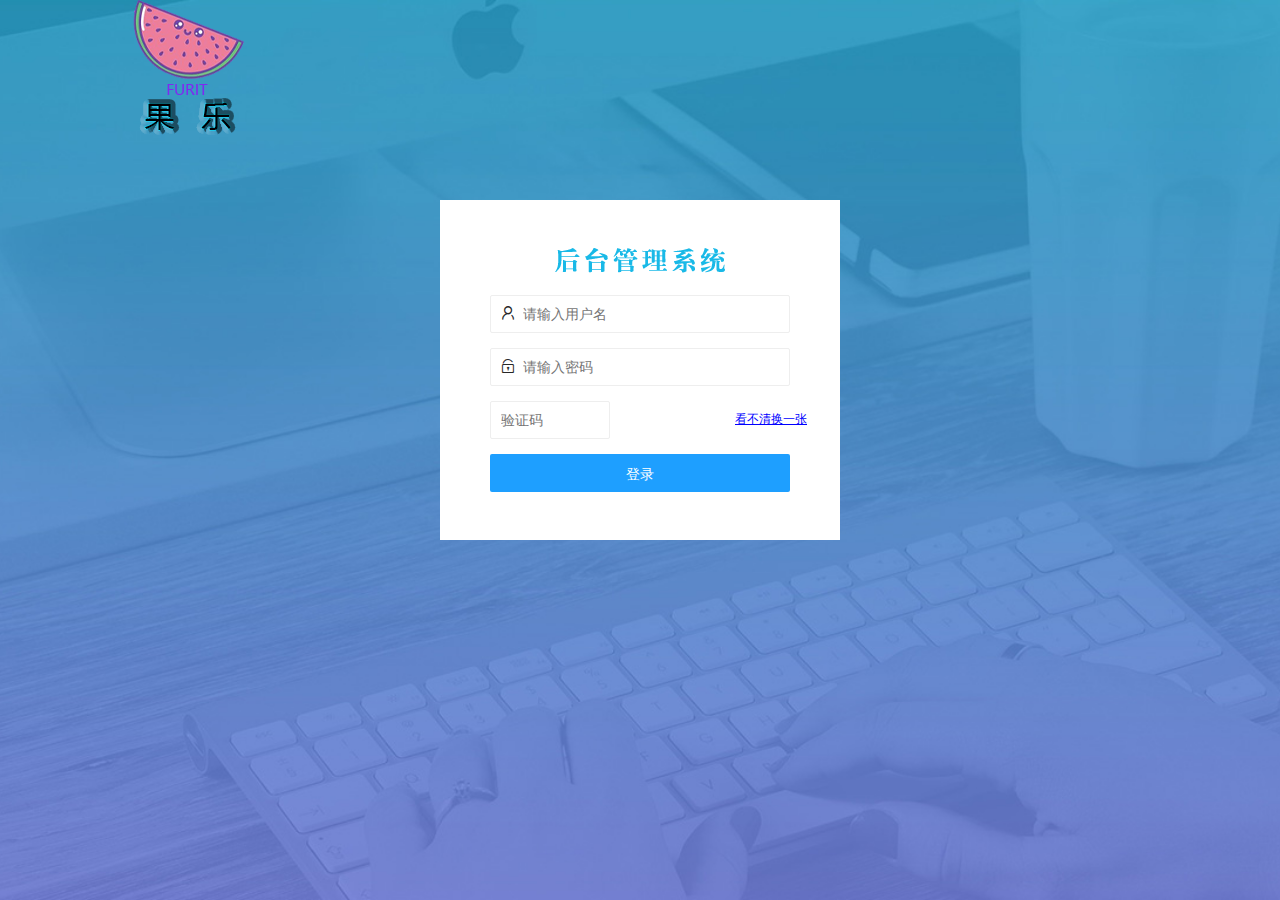
<file: login.html>
<!DOCTYPE html>
<html lang="en">

<head>
    <meta charset="UTF-8">
    <meta http-equiv="X-UA-Compatible" content="IE=edge">
    <meta name="viewport" content="width=device-width, initial-scale=1.0">
    <title>登录页面</title>
    <link rel="stylesheet" href="./assets/lib/layui/css/layui.css">
    <link rel="stylesheet" href="./assets/css/login.css">
    <script src="./assets/lib/jquery.js"></script>
    <script src="./assets/lib/layui/layui.js"></script>
    <script src="./assets/js/login.js"></script>
    <script src="./assets/js/baseAPI.js"></script>
</head>

<body>
    <div class="logo layui-main">
        <img src="./assets/images/logo.png" alt="">
    </div>
    <!-- 登录部分 -->
    <div class="login">
        <form class="layui-form" method="POST" id="login">
            <div class="layui-form-item">
                <div class="title"></div>
            </div>
            <div class="layui-form-item">
                <i class="layui-icon layui-icon-username"></i>
                <input type="text" name="username" required lay-verify="required" placeholder="请输入用户名"
                    autocomplete="off" class="layui-input" id="username">
            </div>
            <div class="layui-form-item">
                <i class="layui-icon layui-icon-password"></i>
                <input type="password" name="password" required lay-verify="required|pass" placeholder="请输入密码"
                    autocomplete="off" class="layui-input" id="password">
            </div>
            <div class="layui-form-item">
                <input type="text" name="check" required lay-verify="required" placeholder="验证码"
                    autocomplete="off" class="layui-input" id="check"/>
                <div class="checkImg"></div>
                <a href="javascript:;" class="change">看不清换一张</a>
            </div>
            <div class="layui-form-item">
                <button class="layui-btn layui-btn-normal layui-btn-fluid" lay-submit id="btn-login" lay-filter="login">登录</button>
            </div>
        </form>
    </div>
</body>
</html>
</file>
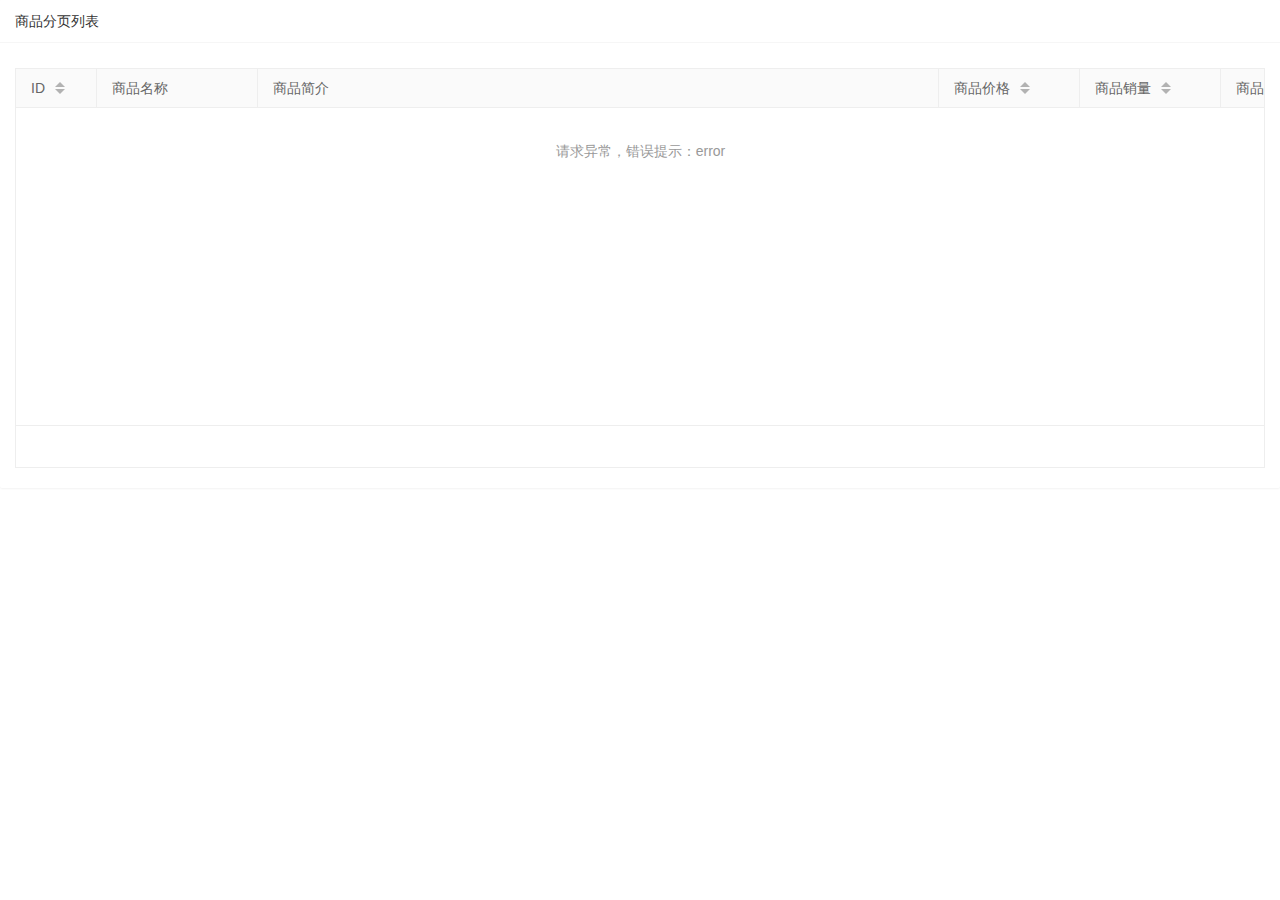
<file: function/goodsPage.html>
<!DOCTYPE html>
<html lang="en">
<head>
    <meta charset="UTF-8">
    <meta http-equiv="X-UA-Compatible" content="IE=edge">
    <meta name="viewport" content="width=device-width, initial-scale=1.0">
    <title>商品分页列表</title>
    <link rel="stylesheet" href="../assets/lib/layui/css/layui.css">

    <script src="../assets/lib/jquery.js"></script>
    <script src="../assets/lib/layui/layui.js"></script>
    <script src="../function/js/goodsPage.js"></script>
    <script src="../assets/js/baseAPI.js"></script>
</head>
<body>
    <div class="layui-card">
        <div class="layui-card-header">商品分页列表</div>
        <div class="layui-card-body">
            <table class="layui-table" id="demo" lay-filter="test"></table>
        </div>
        <div id="demo0"></div>
    </div>
</body>
</html>
</file>
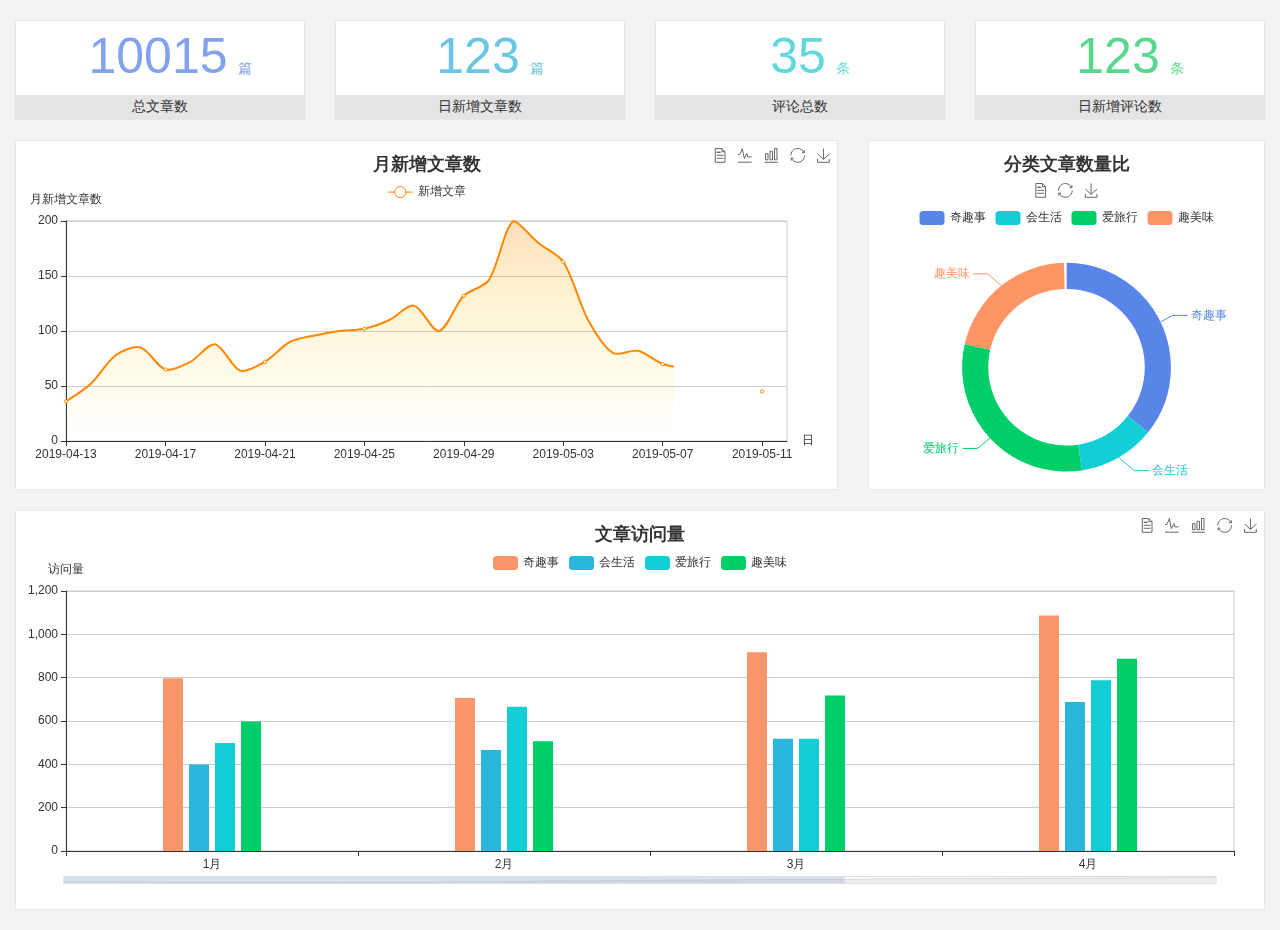
<file: home/dashboard.html>
<!DOCTYPE html>
<html lang="en">

<head>
  <meta charset="UTF-8">
  <meta name="viewport" content="width=device-width, initial-scale=1.0">
  <meta http-equiv="X-UA-Compatible" content="ie=edge">
  <title>图表统计</title>
  <link rel="stylesheet" href="../../assets/lib/bootstrap.css" />
  <link rel="stylesheet" href="../../assets/lib/main.css" />
  <script src="../../assets/lib/jquery.js"></script>
  <script type="text/javascript" src="../../assets/lib/echarts.min.js"></script>
</head>

<body>
  <div class="container-fluid">
    <div class="row spannel_list">
      <div class="col-sm-3 col-xs-6">
        <div class="spannel">
          <em>10015</em><span>篇</span>
          <b>总文章数</b>
        </div>
      </div>
      <div class="col-sm-3 col-xs-6">
        <div class="spannel scolor01">
          <em>123</em><span>篇</span>
          <b>日新增文章数</b>
        </div>
      </div>
      <div class="col-sm-3 col-xs-6">
        <div class="spannel scolor02">
          <em>35</em><span>条</span>
          <b>评论总数</b>
        </div>
      </div>
      <div class="col-sm-3 col-xs-6">
        <div class="spannel scolor03">
          <em>123</em><span>条</span>
          <b>日新增评论数</b>
        </div>
      </div>
    </div>
  </div>

  <div class="container-fluid">
    <div class="row curve-pie">
      <div class="col-lg-8 col-md-8">
        <div class="gragh_pannel" id="curve_show"></div>
      </div>
      <div class="col-lg-4 col-md-4">
        <div class="gragh_pannel" id="pie_show"></div>
      </div>
    </div>
  </div>

  <div class="container-fluid">
    <div class="column_pannel" id="column_show"></div>
  </div>

  <script>
    var oChart = echarts.init(document.getElementById('curve_show'));
    var aList_all = [
      { 'count': 36, 'date': '2019-04-13' },
      { 'count': 52, 'date': '2019-04-14' },
      { 'count': 78, 'date': '2019-04-15' },
      { 'count': 85, 'date': '2019-04-16' },
      { 'count': 65, 'date': '2019-04-17' },
      { 'count': 72, 'date': '2019-04-18' },
      { 'count': 88, 'date': '2019-04-19' },
      { 'count': 64, 'date': '2019-04-20' },
      { 'count': 72, 'date': '2019-04-21' },
      { 'count': 90, 'date': '2019-04-22' },
      { 'count': 96, 'date': '2019-04-23' },
      { 'count': 100, 'date': '2019-04-24' },
      { 'count': 102, 'date': '2019-04-25' },
      { 'count': 110, 'date': '2019-04-26' },
      { 'count': 123, 'date': '2019-04-27' },
      { 'count': 100, 'date': '2019-04-28' },
      { 'count': 132, 'date': '2019-04-29' },
      { 'count': 146, 'date': '2019-04-30' },
      { 'count': 200, 'date': '2019-05-01' },
      { 'count': 180, 'date': '2019-05-02' },
      { 'count': 163, 'date': '2019-05-03' },
      { 'count': 110, 'date': '2019-05-04' },
      { 'count': 80, 'date': '2019-05-05' },
      { 'count': 82, 'date': '2019-05-06' },
      { 'count': 70, 'date': '2019-05-07' },
      { 'count': 65, 'date': '2019-05-08' },
      { 'count': 54, 'date': '2019-05-09' },
      { 'count': 40, 'date': '2019-05-10' },
      { 'count': 45, 'date': '2019-05-11' },
      { 'count': 38, 'date': '2019-05-12' },
    ];

    let aCount = [];
    let aDate = [];

    for (var i = 0; i < aList_all.length; i++) {
      aCount.push(aList_all[i].count);
      aDate.push(aList_all[i].date);
    }

    var chartopt = {
      title: {
        text: '月新增文章数',
        left: 'center',
        top: '10'
      },
      tooltip: {
        trigger: 'axis'
      },
      legend: {
        data: ['新增文章'],
        top: '40'
      },
      toolbox: {
        show: true,
        feature: {
          mark: { show: true },
          dataView: { show: true, readOnly: false },
          magicType: { show: true, type: ['line', 'bar'] },
          restore: { show: true },
          saveAsImage: { show: true }
        }
      },
      calculable: true,
      xAxis: [
        {
          name: '日',
          type: 'category',
          boundaryGap: false,
          data: aDate
        }
      ],
      yAxis: [
        {
          name: '月新增文章数',
          type: 'value'
        }
      ],
      series: [
        {
          name: '新增文章',
          type: 'line',
          smooth: true,
          itemStyle: { normal: { areaStyle: { type: 'default' }, color: '#f80' }, lineStyle: { color: '#f80' } },
          data: aCount
        }],
      areaStyle: {
        normal: {
          color: new echarts.graphic.LinearGradient(0, 0, 0, 1, [{
            offset: 0,
            color: 'rgba(255,136,0,0.39)'
          }, {
            offset: .34,
            color: 'rgba(255,180,0,0.25)'
          }, {
            offset: 1,
            color: 'rgba(255,222,0,0.00)'
          }])

        }
      },
      grid: {
        show: true,
        x: 50,
        x2: 50,
        y: 80,
        height: 220
      }
    };

    oChart.setOption(chartopt);


    var oPie = echarts.init(document.getElementById('pie_show'));
    var oPieopt =
    {
      title: {
        top: 10,
        text: '分类文章数量比',
        x: 'center'
      },
      tooltip: {
        trigger: 'item',
        formatter: "{a} <br/>{b} : {c} ({d}%)"
      },
      color: ['#5885e8', '#13cfd5', '#00ce68', '#ff9565'],
      legend: {
        x: 'center',
        top: 65,
        data: ['奇趣事', '会生活', '爱旅行', '趣美味']
      },
      toolbox: {
        show: true,
        x: 'center',
        top: 35,
        feature: {
          mark: { show: true },
          dataView: { show: true, readOnly: false },
          magicType: {
            show: true,
            type: ['pie', 'funnel'],
            option: {
              funnel: {
                x: '25%',
                width: '50%',
                funnelAlign: 'left',
                max: 1548
              }
            }
          },
          restore: { show: true },
          saveAsImage: { show: true }
        }
      },
      calculable: true,
      series: [
        {
          name: '访问来源',
          type: 'pie',
          radius: ['45%', '60%'],
          center: ['50%', '65%'],
          data: [
            { value: 300, name: '奇趣事' },
            { value: 100, name: '会生活' },
            { value: 260, name: '爱旅行' },
            { value: 180, name: '趣美味' }
          ]
        }
      ]
    };
    oPie.setOption(oPieopt);



    var oColumn = this.echarts.init(document.getElementById('column_show'));
    var oColumnopt =
    {
      title: {
        text: '文章访问量',
        left: 'center',
        top: '10'
      },
      tooltip: {
        trigger: 'axis'
      },
      legend: {
        data: ['奇趣事', '会生活', '爱旅行', '趣美味'],
        top: '40'
      },
      toolbox: {
        show: true,
        feature: {
          mark: { show: true },
          dataView: { show: true, readOnly: false },
          magicType: { show: true, type: ['line', 'bar'] },
          restore: { show: true },
          saveAsImage: { show: true }
        }
      },
      calculable: true,
      xAxis: [
        {
          type: 'category',
          data: ['1月', '2月', '3月', '4月', '5月']
        }
      ],
      yAxis: [
        {
          name: '访问量',
          type: 'value'
        }
      ],
      series: [
        {
          name: '奇趣事',
          type: 'bar',
          barWidth: 20,
          itemStyle: {
            normal: { areaStyle: { type: 'default' }, color: '#fd956a' }
          },
          data: [800, 708, 920, 1090, 1200]
        },
        {
          name: '会生活',
          type: 'bar',
          barWidth: 20,
          itemStyle: {
            normal: { areaStyle: { type: 'default' }, color: '#2bb6db' }
          },
          data: [400, 468, 520, 690, 800]
        },
        {
          name: '爱旅行',
          type: 'bar',
          barWidth: 20,
          itemStyle: {
            normal: { areaStyle: { type: 'default' }, color: '#13cfd5' }
          },
          data: [500, 668, 520, 790, 900]
        },
        {
          name: '趣美味',
          type: 'bar',
          barWidth: 20,
          itemStyle: {
            normal: { areaStyle: { type: 'default' }, color: '#00ce68' }
          },
          data: [600, 508, 720, 890, 1000]
        }
      ],
      grid: {
        show: true,
        x: 50,
        x2: 30,
        y: 80,
        height: 260
      },
      dataZoom: [//给x轴设置滚动条
        {
          start: 0,//默认为0
          end: 100 - 1000 / 31,//默认为100
          type: 'slider',
          show: true,
          xAxisIndex: [0],
          handleSize: 0,//滑动条的 左右2个滑动条的大小
          height: 8,//组件高度
          left: 45, //左边的距离
          right: 50,//右边的距离
          bottom: 26,//右边的距离
          handleColor: '#ddd',//h滑动图标的颜色
          handleStyle: {
            borderColor: "#cacaca",
            borderWidth: "1",
            shadowBlur: 2,
            background: "#ddd",
            shadowColor: "#ddd",
          }
        }]
    };
    oColumn.setOption(oColumnopt);
  </script>
</body>

</html>
</file>
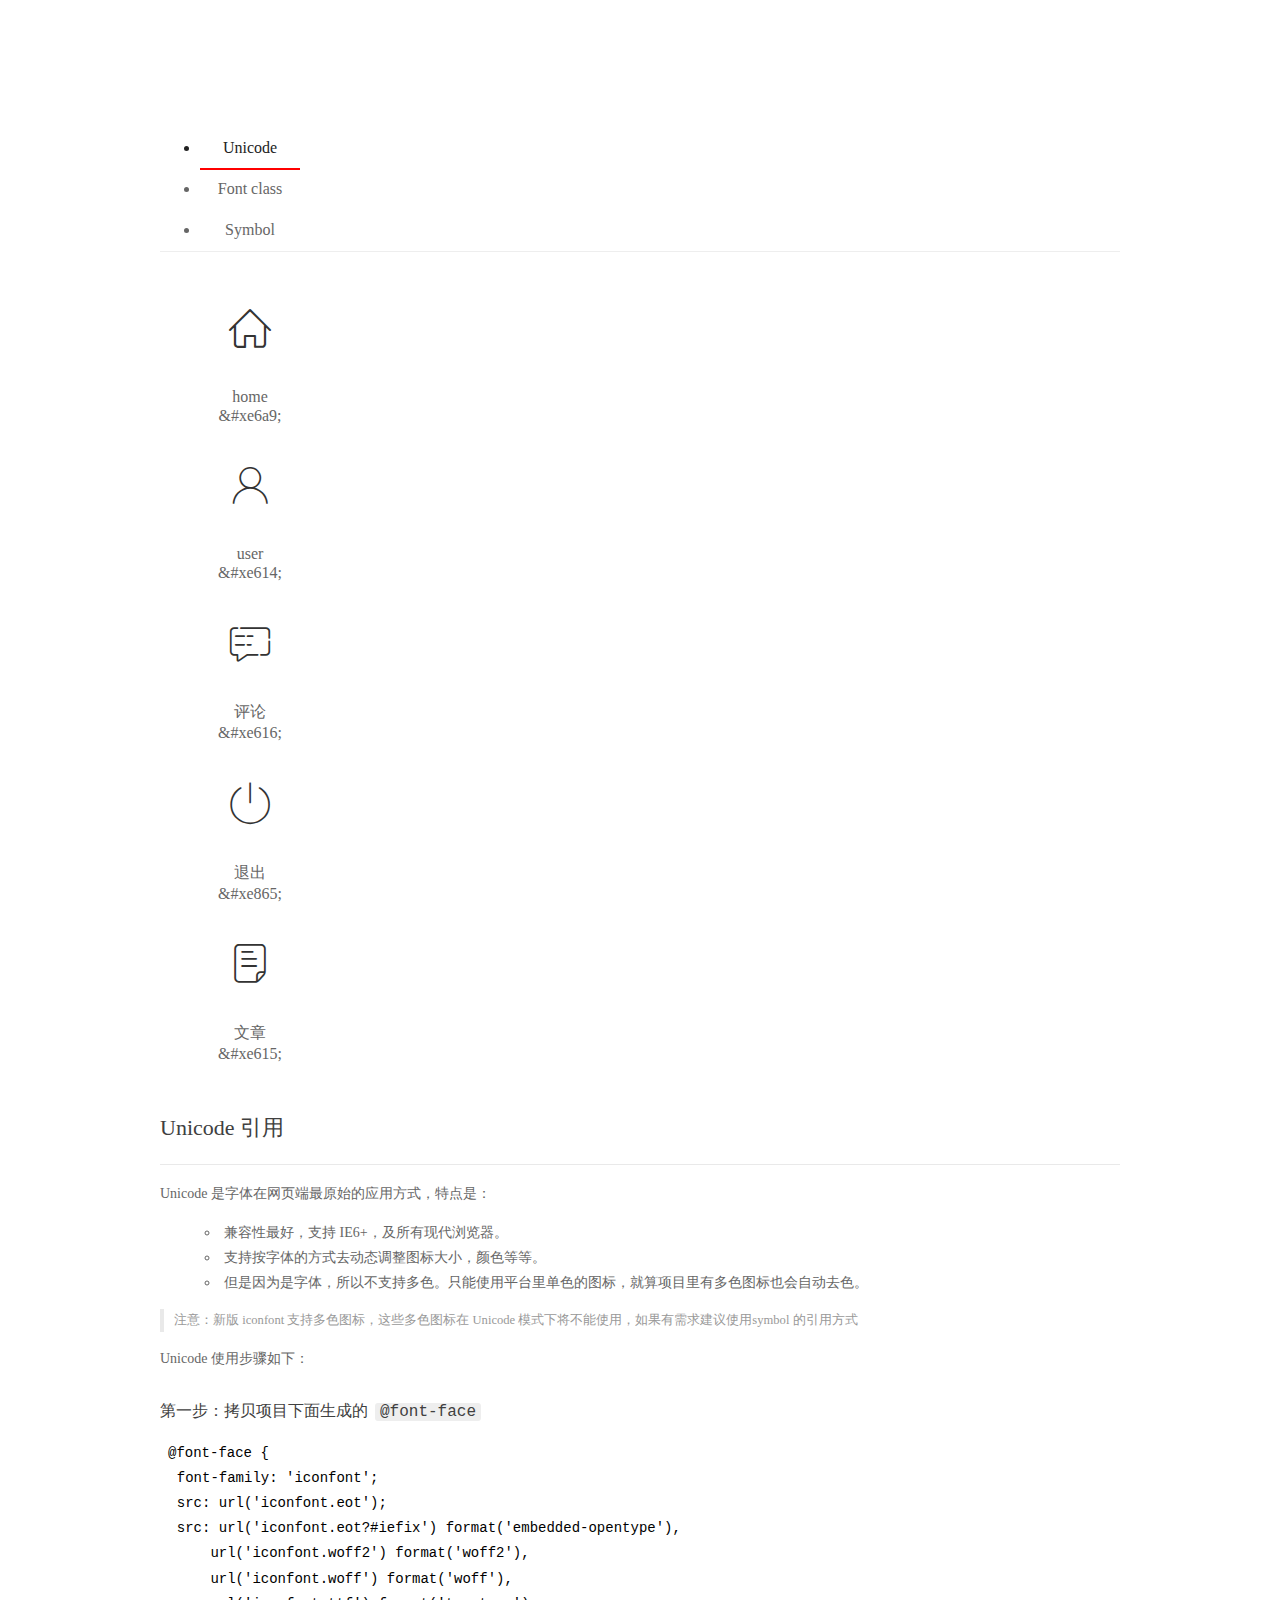
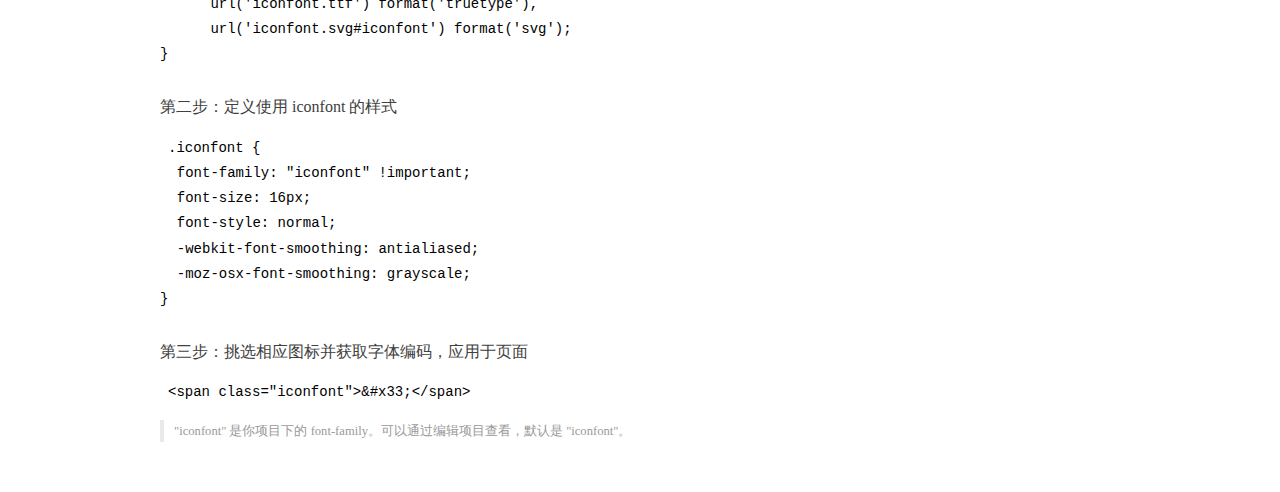
<file: assets/fonts/demo_index.html>
<!DOCTYPE html>
<html>
<head>
  <meta charset="utf-8"/>
  <title>IconFont Demo</title>
  <link rel="shortcut icon" href="https://gtms04.alicdn.com/tps/i4/TB1_oz6GVXXXXaFXpXXJDFnIXXX-64-64.ico" type="image/x-icon"/>
  <link rel="stylesheet" href="https://g.alicdn.com/thx/cube/1.3.2/cube.min.css">
  <link rel="stylesheet" href="demo.css">
  <link rel="stylesheet" href="iconfont.css">
  <script src="iconfont.js"></script>
  <!-- jQuery -->
  <script src="https://a1.alicdn.com/oss/uploads/2018/12/26/7bfddb60-08e8-11e9-9b04-53e73bb6408b.js"></script>
  <!-- 代码高亮 -->
  <script src="https://a1.alicdn.com/oss/uploads/2018/12/26/a3f714d0-08e6-11e9-8a15-ebf944d7534c.js"></script>
</head>
<body>
  <div class="main">
    <h1 class="logo"><a href="https://www.iconfont.cn/" title="iconfont 首页" target="_blank">&#xe86b;</a></h1>
    <div class="nav-tabs">
      <ul id="tabs" class="dib-box">
        <li class="dib active"><span>Unicode</span></li>
        <li class="dib"><span>Font class</span></li>
        <li class="dib"><span>Symbol</span></li>
      </ul>
      
    </div>
    <div class="tab-container">
      <div class="content unicode" style="display: block;">
          <ul class="icon_lists dib-box">
          
            <li class="dib">
              <span class="icon iconfont">&#xe6a9;</span>
                <div class="name">home</div>
                <div class="code-name">&amp;#xe6a9;</div>
              </li>
          
            <li class="dib">
              <span class="icon iconfont">&#xe614;</span>
                <div class="name">user</div>
                <div class="code-name">&amp;#xe614;</div>
              </li>
          
            <li class="dib">
              <span class="icon iconfont">&#xe616;</span>
                <div class="name">评论</div>
                <div class="code-name">&amp;#xe616;</div>
              </li>
          
            <li class="dib">
              <span class="icon iconfont">&#xe865;</span>
                <div class="name">退出</div>
                <div class="code-name">&amp;#xe865;</div>
              </li>
          
            <li class="dib">
              <span class="icon iconfont">&#xe615;</span>
                <div class="name">文章</div>
                <div class="code-name">&amp;#xe615;</div>
              </li>
          
          </ul>
          <div class="article markdown">
          <h2 id="unicode-">Unicode 引用</h2>
          <hr>

          <p>Unicode 是字体在网页端最原始的应用方式，特点是：</p>
          <ul>
            <li>兼容性最好，支持 IE6+，及所有现代浏览器。</li>
            <li>支持按字体的方式去动态调整图标大小，颜色等等。</li>
            <li>但是因为是字体，所以不支持多色。只能使用平台里单色的图标，就算项目里有多色图标也会自动去色。</li>
          </ul>
          <blockquote>
            <p>注意：新版 iconfont 支持多色图标，这些多色图标在 Unicode 模式下将不能使用，如果有需求建议使用symbol 的引用方式</p>
          </blockquote>
          <p>Unicode 使用步骤如下：</p>
          <h3 id="-font-face">第一步：拷贝项目下面生成的 <code>@font-face</code></h3>
<pre><code class="language-css"
>@font-face {
  font-family: 'iconfont';
  src: url('iconfont.eot');
  src: url('iconfont.eot?#iefix') format('embedded-opentype'),
      url('iconfont.woff2') format('woff2'),
      url('iconfont.woff') format('woff'),
      url('iconfont.ttf') format('truetype'),
      url('iconfont.svg#iconfont') format('svg');
}
</code></pre>
          <h3 id="-iconfont-">第二步：定义使用 iconfont 的样式</h3>
<pre><code class="language-css"
>.iconfont {
  font-family: "iconfont" !important;
  font-size: 16px;
  font-style: normal;
  -webkit-font-smoothing: antialiased;
  -moz-osx-font-smoothing: grayscale;
}
</code></pre>
          <h3 id="-">第三步：挑选相应图标并获取字体编码，应用于页面</h3>
<pre>
<code class="language-html"
>&lt;span class="iconfont"&gt;&amp;#x33;&lt;/span&gt;
</code></pre>
          <blockquote>
            <p>"iconfont" 是你项目下的 font-family。可以通过编辑项目查看，默认是 "iconfont"。</p>
          </blockquote>
          </div>
      </div>
      <div class="content font-class">
        <ul class="icon_lists dib-box">
          
          <li class="dib">
            <span class="icon iconfont icon-home"></span>
            <div class="name">
              home
            </div>
            <div class="code-name">.icon-home
            </div>
          </li>
          
          <li class="dib">
            <span class="icon iconfont icon-user"></span>
            <div class="name">
              user
            </div>
            <div class="code-name">.icon-user
            </div>
          </li>
          
          <li class="dib">
            <span class="icon iconfont icon-pinglun"></span>
            <div class="name">
              评论
            </div>
            <div class="code-name">.icon-pinglun
            </div>
          </li>
          
          <li class="dib">
            <span class="icon iconfont icon-tuichu"></span>
            <div class="name">
              退出
            </div>
            <div class="code-name">.icon-tuichu
            </div>
          </li>
          
          <li class="dib">
            <span class="icon iconfont icon-16"></span>
            <div class="name">
              文章
            </div>
            <div class="code-name">.icon-16
            </div>
          </li>
          
        </ul>
        <div class="article markdown">
        <h2 id="font-class-">font-class 引用</h2>
        <hr>

        <p>font-class 是 Unicode 使用方式的一种变种，主要是解决 Unicode 书写不直观，语意不明确的问题。</p>
        <p>与 Unicode 使用方式相比，具有如下特点：</p>
        <ul>
          <li>兼容性良好，支持 IE8+，及所有现代浏览器。</li>
          <li>相比于 Unicode 语意明确，书写更直观。可以很容易分辨这个 icon 是什么。</li>
          <li>因为使用 class 来定义图标，所以当要替换图标时，只需要修改 class 里面的 Unicode 引用。</li>
          <li>不过因为本质上还是使用的字体，所以多色图标还是不支持的。</li>
        </ul>
        <p>使用步骤如下：</p>
        <h3 id="-fontclass-">第一步：引入项目下面生成的 fontclass 代码：</h3>
<pre><code class="language-html">&lt;link rel="stylesheet" href="./iconfont.css"&gt;
</code></pre>
        <h3 id="-">第二步：挑选相应图标并获取类名，应用于页面：</h3>
<pre><code class="language-html">&lt;span class="iconfont icon-xxx"&gt;&lt;/span&gt;
</code></pre>
        <blockquote>
          <p>"
            iconfont" 是你项目下的 font-family。可以通过编辑项目查看，默认是 "iconfont"。</p>
        </blockquote>
      </div>
      </div>
      <div class="content symbol">
          <ul class="icon_lists dib-box">
          
            <li class="dib">
                <svg class="icon svg-icon" aria-hidden="true">
                  <use xlink:href="#icon-home"></use>
                </svg>
                <div class="name">home</div>
                <div class="code-name">#icon-home</div>
            </li>
          
            <li class="dib">
                <svg class="icon svg-icon" aria-hidden="true">
                  <use xlink:href="#icon-user"></use>
                </svg>
                <div class="name">user</div>
                <div class="code-name">#icon-user</div>
            </li>
          
            <li class="dib">
                <svg class="icon svg-icon" aria-hidden="true">
                  <use xlink:href="#icon-pinglun"></use>
                </svg>
                <div class="name">评论</div>
                <div class="code-name">#icon-pinglun</div>
            </li>
          
            <li class="dib">
                <svg class="icon svg-icon" aria-hidden="true">
                  <use xlink:href="#icon-tuichu"></use>
                </svg>
                <div class="name">退出</div>
                <div class="code-name">#icon-tuichu</div>
            </li>
          
            <li class="dib">
                <svg class="icon svg-icon" aria-hidden="true">
                  <use xlink:href="#icon-16"></use>
                </svg>
                <div class="name">文章</div>
                <div class="code-name">#icon-16</div>
            </li>
          
          </ul>
          <div class="article markdown">
          <h2 id="symbol-">Symbol 引用</h2>
          <hr>

          <p>这是一种全新的使用方式，应该说这才是未来的主流，也是平台目前推荐的用法。相关介绍可以参考这篇<a href="">文章</a>
            这种用法其实是做了一个 SVG 的集合，与另外两种相比具有如下特点：</p>
          <ul>
            <li>支持多色图标了，不再受单色限制。</li>
            <li>通过一些技巧，支持像字体那样，通过 <code>font-size</code>, <code>color</code> 来调整样式。</li>
            <li>兼容性较差，支持 IE9+，及现代浏览器。</li>
            <li>浏览器渲染 SVG 的性能一般，还不如 png。</li>
          </ul>
          <p>使用步骤如下：</p>
          <h3 id="-symbol-">第一步：引入项目下面生成的 symbol 代码：</h3>
<pre><code class="language-html">&lt;script src="./iconfont.js"&gt;&lt;/script&gt;
</code></pre>
          <h3 id="-css-">第二步：加入通用 CSS 代码（引入一次就行）：</h3>
<pre><code class="language-html">&lt;style&gt;
.icon {
  width: 1em;
  height: 1em;
  vertical-align: -0.15em;
  fill: currentColor;
  overflow: hidden;
}
&lt;/style&gt;
</code></pre>
          <h3 id="-">第三步：挑选相应图标并获取类名，应用于页面：</h3>
<pre><code class="language-html">&lt;svg class="icon" aria-hidden="true"&gt;
  &lt;use xlink:href="#icon-xxx"&gt;&lt;/use&gt;
&lt;/svg&gt;
</code></pre>
          </div>
      </div>

    </div>
  </div>
  <script>
  $(document).ready(function () {
      $('.tab-container .content:first').show()

      $('#tabs li').click(function (e) {
        var tabContent = $('.tab-container .content')
        var index = $(this).index()

        if ($(this).hasClass('active')) {
          return
        } else {
          $('#tabs li').removeClass('active')
          $(this).addClass('active')

          tabContent.hide().eq(index).fadeIn()
        }
      })
    })
  </script>
</body>
</html>
</file>
<file: assets/lib/layui/css/layui.css>
.layui-inline,img{display:inline-block;vertical-align:middle}h1,h2,h3,h4,h5,h6{font-weight:400}a,body{color:#333}.layui-edge,.layui-header,.layui-inline,.layui-main{position:relative}.layui-edge,hr{height:0;overflow:hidden}.layui-layout-body,.layui-side,.layui-side-scroll{overflow-x:hidden}.layui-edge,.layui-elip,hr{overflow:hidden}.layui-btn,.layui-edge,.layui-inline,img{vertical-align:middle}.layui-btn,.layui-disabled,.layui-icon,.layui-unselect{-moz-user-select:none;-webkit-user-select:none;-ms-user-select:none}blockquote,body,button,dd,div,dl,dt,form,h1,h2,h3,h4,h5,h6,input,li,ol,p,pre,td,textarea,th,ul{margin:0;padding:0;-webkit-tap-highlight-color:rgba(0,0,0,0)}a:active,a:hover{outline:0}img{border:none}li{list-style:none}table{border-collapse:collapse;border-spacing:0}h4,h5,h6{font-size:100%}button,input,optgroup,option,select,textarea{font-family:inherit;font-size:inherit;font-style:inherit;font-weight:inherit;outline:0}pre{white-space:pre-wrap;white-space:-moz-pre-wrap;white-space:-pre-wrap;white-space:-o-pre-wrap;word-wrap:break-word}body{line-height:1.6;color:rgba(0,0,0,.85);font:14px Helvetica Neue,Helvetica,PingFang SC,Tahoma,Arial,sans-serif}hr{line-height:0;margin:10px 0;padding:0;border:none!important;border-bottom:1px solid #eee!important;clear:both;background:0 0}a{text-decoration:none}a:hover{color:#777}a cite{font-style:normal;*cursor:pointer}.layui-border-box,.layui-border-box *{box-sizing:border-box}.layui-box,.layui-box *{box-sizing:content-box}.layui-clear{clear:both;*zoom:1}.layui-clear:after{content:'\20';clear:both;*zoom:1;display:block;height:0}.layui-inline{*display:inline;*zoom:1}.layui-btn,.layui-btn-group,.layui-edge{display:inline-block}.layui-edge{width:0;border-width:6px;border-style:dashed;border-color:transparent}.layui-edge-top{top:-4px;border-bottom-color:#999;border-bottom-style:solid}.layui-edge-right{border-left-color:#999;border-left-style:solid}.layui-edge-bottom{top:2px;border-top-color:#999;border-top-style:solid}.layui-edge-left{border-right-color:#999;border-right-style:solid}.layui-elip{text-overflow:ellipsis;white-space:nowrap}.layui-disabled,.layui-disabled:hover{color:#d2d2d2!important;cursor:not-allowed!important}.layui-circle{border-radius:100%}.layui-show{display:block!important}.layui-hide{display:none!important}.layui-show-v{visibility:visible!important}.layui-hide-v{visibility:hidden!important}@font-face{font-family:layui-icon;src:url(../font/iconfont.eot?v=256);src:url(../font/iconfont.eot?v=256#iefix) format('embedded-opentype'),url(../font/iconfont.woff2?v=256) format('woff2'),url(../font/iconfont.woff?v=256) format('woff'),url(../font/iconfont.ttf?v=256) format('truetype'),url(../font/iconfont.svg?v=256#layui-icon) format('svg')}.layui-icon{font-family:layui-icon!important;font-size:16px;font-style:normal;-webkit-font-smoothing:antialiased;-moz-osx-font-smoothing:grayscale}.layui-icon-reply-fill:before{content:"\e611"}.layui-icon-set-fill:before{content:"\e614"}.layui-icon-menu-fill:before{content:"\e60f"}.layui-icon-search:before{content:"\e615"}.layui-icon-share:before{content:"\e641"}.layui-icon-set-sm:before{content:"\e620"}.layui-icon-engine:before{content:"\e628"}.layui-icon-close:before{content:"\1006"}.layui-icon-close-fill:before{content:"\1007"}.layui-icon-chart-screen:before{content:"\e629"}.layui-icon-star:before{content:"\e600"}.layui-icon-circle-dot:before{content:"\e617"}.layui-icon-chat:before{content:"\e606"}.layui-icon-release:before{content:"\e609"}.layui-icon-list:before{content:"\e60a"}.layui-icon-chart:before{content:"\e62c"}.layui-icon-ok-circle:before{content:"\1005"}.layui-icon-layim-theme:before{content:"\e61b"}.layui-icon-table:before{content:"\e62d"}.layui-icon-right:before{content:"\e602"}.layui-icon-left:before{content:"\e603"}.layui-icon-cart-simple:before{content:"\e698"}.layui-icon-face-cry:before{content:"\e69c"}.layui-icon-face-smile:before{content:"\e6af"}.layui-icon-survey:before{content:"\e6b2"}.layui-icon-tree:before{content:"\e62e"}.layui-icon-ie:before{content:"\e7bb"}.layui-icon-upload-circle:before{content:"\e62f"}.layui-icon-add-circle:before{content:"\e61f"}.layui-icon-download-circle:before{content:"\e601"}.layui-icon-templeate-1:before{content:"\e630"}.layui-icon-util:before{content:"\e631"}.layui-icon-face-surprised:before{content:"\e664"}.layui-icon-edit:before{content:"\e642"}.layui-icon-speaker:before{content:"\e645"}.layui-icon-down:before{content:"\e61a"}.layui-icon-file:before{content:"\e621"}.layui-icon-layouts:before{content:"\e632"}.layui-icon-rate-half:before{content:"\e6c9"}.layui-icon-add-circle-fine:before{content:"\e608"}.layui-icon-prev-circle:before{content:"\e633"}.layui-icon-read:before{content:"\e705"}.layui-icon-404:before{content:"\e61c"}.layui-icon-carousel:before{content:"\e634"}.layui-icon-help:before{content:"\e607"}.layui-icon-code-circle:before{content:"\e635"}.layui-icon-windows:before{content:"\e67f"}.layui-icon-water:before{content:"\e636"}.layui-icon-username:before{content:"\e66f"}.layui-icon-find-fill:before{content:"\e670"}.layui-icon-about:before{content:"\e60b"}.layui-icon-location:before{content:"\e715"}.layui-icon-up:before{content:"\e619"}.layui-icon-pause:before{content:"\e651"}.layui-icon-date:before{content:"\e637"}.layui-icon-layim-uploadfile:before{content:"\e61d"}.layui-icon-delete:before{content:"\e640"}.layui-icon-play:before{content:"\e652"}.layui-icon-top:before{content:"\e604"}.layui-icon-firefox:before{content:"\e686"}.layui-icon-friends:before{content:"\e612"}.layui-icon-refresh-3:before{content:"\e9aa"}.layui-icon-ok:before{content:"\e605"}.layui-icon-layer:before{content:"\e638"}.layui-icon-face-smile-fine:before{content:"\e60c"}.layui-icon-dollar:before{content:"\e659"}.layui-icon-group:before{content:"\e613"}.layui-icon-layim-download:before{content:"\e61e"}.layui-icon-picture-fine:before{content:"\e60d"}.layui-icon-link:before{content:"\e64c"}.layui-icon-diamond:before{content:"\e735"}.layui-icon-log:before{content:"\e60e"}.layui-icon-key:before{content:"\e683"}.layui-icon-rate-solid:before{content:"\e67a"}.layui-icon-fonts-del:before{content:"\e64f"}.layui-icon-unlink:before{content:"\e64d"}.layui-icon-fonts-clear:before{content:"\e639"}.layui-icon-triangle-r:before{content:"\e623"}.layui-icon-circle:before{content:"\e63f"}.layui-icon-radio:before{content:"\e643"}.layui-icon-align-center:before{content:"\e647"}.layui-icon-align-right:before{content:"\e648"}.layui-icon-align-left:before{content:"\e649"}.layui-icon-loading-1:before{content:"\e63e"}.layui-icon-return:before{content:"\e65c"}.layui-icon-fonts-strong:before{content:"\e62b"}.layui-icon-upload:before{content:"\e67c"}.layui-icon-dialogue:before{content:"\e63a"}.layui-icon-video:before{content:"\e6ed"}.layui-icon-headset:before{content:"\e6fc"}.layui-icon-cellphone-fine:before{content:"\e63b"}.layui-icon-add-1:before{content:"\e654"}.layui-icon-face-smile-b:before{content:"\e650"}.layui-icon-fonts-html:before{content:"\e64b"}.layui-icon-screen-full:before{content:"\e622"}.layui-icon-form:before{content:"\e63c"}.layui-icon-cart:before{content:"\e657"}.layui-icon-camera-fill:before{content:"\e65d"}.layui-icon-tabs:before{content:"\e62a"}.layui-icon-heart-fill:before{content:"\e68f"}.layui-icon-fonts-code:before{content:"\e64e"}.layui-icon-ios:before{content:"\e680"}.layui-icon-at:before{content:"\e687"}.layui-icon-fire:before{content:"\e756"}.layui-icon-set:before{content:"\e716"}.layui-icon-fonts-u:before{content:"\e646"}.layui-icon-triangle-d:before{content:"\e625"}.layui-icon-tips:before{content:"\e702"}.layui-icon-picture:before{content:"\e64a"}.layui-icon-more-vertical:before{content:"\e671"}.layui-icon-bluetooth:before{content:"\e689"}.layui-icon-flag:before{content:"\e66c"}.layui-icon-loading:before{content:"\e63d"}.layui-icon-fonts-i:before{content:"\e644"}.layui-icon-refresh-1:before{content:"\e666"}.layui-icon-rmb:before{content:"\e65e"}.layui-icon-addition:before{content:"\e624"}.layui-icon-home:before{content:"\e68e"}.layui-icon-time:before{content:"\e68d"}.layui-icon-user:before{content:"\e770"}.layui-icon-notice:before{content:"\e667"}.layui-icon-chrome:before{content:"\e68a"}.layui-icon-edge:before{content:"\e68b"}.layui-icon-login-weibo:before{content:"\e675"}.layui-icon-voice:before{content:"\e688"}.layui-icon-upload-drag:before{content:"\e681"}.layui-icon-login-qq:before{content:"\e676"}.layui-icon-snowflake:before{content:"\e6b1"}.layui-icon-heart:before{content:"\e68c"}.layui-icon-logout:before{content:"\e682"}.layui-icon-file-b:before{content:"\e655"}.layui-icon-template:before{content:"\e663"}.layui-icon-transfer:before{content:"\e691"}.layui-icon-auz:before{content:"\e672"}.layui-icon-console:before{content:"\e665"}.layui-icon-app:before{content:"\e653"}.layui-icon-prev:before{content:"\e65a"}.layui-icon-website:before{content:"\e7ae"}.layui-icon-next:before{content:"\e65b"}.layui-icon-component:before{content:"\e857"}.layui-icon-android:before{content:"\e684"}.layui-icon-more:before{content:"\e65f"}.layui-icon-login-wechat:before{content:"\e677"}.layui-icon-shrink-right:before{content:"\e668"}.layui-icon-spread-left:before{content:"\e66b"}.layui-icon-camera:before{content:"\e660"}.layui-icon-note:before{content:"\e66e"}.layui-icon-refresh:before{content:"\e669"}.layui-icon-female:before{content:"\e661"}.layui-icon-male:before{content:"\e662"}.layui-icon-screen-restore:before{content:"\e758"}.layui-icon-password:before{content:"\e673"}.layui-icon-senior:before{content:"\e674"}.layui-icon-theme:before{content:"\e66a"}.layui-icon-tread:before{content:"\e6c5"}.layui-icon-praise:before{content:"\e6c6"}.layui-icon-star-fill:before{content:"\e658"}.layui-icon-rate:before{content:"\e67b"}.layui-icon-template-1:before{content:"\e656"}.layui-icon-vercode:before{content:"\e679"}.layui-icon-service:before{content:"\e626"}.layui-icon-cellphone:before{content:"\e678"}.layui-icon-print:before{content:"\e66d"}.layui-icon-cols:before{content:"\e610"}.layui-icon-wifi:before{content:"\e7e0"}.layui-icon-export:before{content:"\e67d"}.layui-icon-rss:before{content:"\e808"}.layui-icon-slider:before{content:"\e714"}.layui-icon-email:before{content:"\e618"}.layui-icon-subtraction:before{content:"\e67e"}.layui-icon-mike:before{content:"\e6dc"}.layui-icon-light:before{content:"\e748"}.layui-icon-gift:before{content:"\e627"}.layui-icon-mute:before{content:"\e685"}.layui-icon-reduce-circle:before{content:"\e616"}.layui-icon-music:before{content:"\e690"}.layui-main{width:1140px;margin:0 auto}.layui-header{z-index:1000;height:60px}.layui-header a:hover{transition:all .5s;-webkit-transition:all .5s}.layui-side{position:fixed;left:0;top:0;bottom:0;z-index:999;width:200px}.layui-side-scroll{position:relative;width:220px;height:100%}.layui-body{position:relative;left:200px;right:0;top:0;bottom:0;z-index:900;width:auto;box-sizing:border-box}.layui-layout-admin .layui-header{position:fixed;top:0;left:0;right:0;background-color:#23262E}.layui-layout-admin .layui-side{top:60px;width:200px;overflow-x:hidden}.layui-layout-admin .layui-body{position:absolute;top:60px;padding-bottom:44px}.layui-layout-admin .layui-main{width:auto;margin:0 15px}.layui-layout-admin .layui-footer{position:fixed;left:200px;right:0;bottom:0;z-index:990;height:44px;line-height:44px;padding:0 15px;box-shadow:-1px 0 4px rgb(0 0 0 / 12%);background-color:#FAFAFA}.layui-layout-admin .layui-logo{position:absolute;left:0;top:0;width:200px;height:100%;line-height:60px;text-align:center;color:#009688;font-size:16px;box-shadow:0 1px 2px 0 rgb(0 0 0 / 15%)}.layui-layout-admin .layui-header .layui-nav{background:0 0}.layui-layout-left{position:absolute!important;left:200px;top:0}.layui-layout-right{position:absolute!important;right:0;top:0}.layui-container{position:relative;margin:0 auto;padding:0 15px;box-sizing:border-box}.layui-fluid{position:relative;margin:0 auto;padding:0 15px}.layui-row:after,.layui-row:before{content:"";display:block;clear:both}.layui-col-lg1,.layui-col-lg10,.layui-col-lg11,.layui-col-lg12,.layui-col-lg2,.layui-col-lg3,.layui-col-lg4,.layui-col-lg5,.layui-col-lg6,.layui-col-lg7,.layui-col-lg8,.layui-col-lg9,.layui-col-md1,.layui-col-md10,.layui-col-md11,.layui-col-md12,.layui-col-md2,.layui-col-md3,.layui-col-md4,.layui-col-md5,.layui-col-md6,.layui-col-md7,.layui-col-md8,.layui-col-md9,.layui-col-sm1,.layui-col-sm10,.layui-col-sm11,.layui-col-sm12,.layui-col-sm2,.layui-col-sm3,.layui-col-sm4,.layui-col-sm5,.layui-col-sm6,.layui-col-sm7,.layui-col-sm8,.layui-col-sm9,.layui-col-xs1,.layui-col-xs10,.layui-col-xs11,.layui-col-xs12,.layui-col-xs2,.layui-col-xs3,.layui-col-xs4,.layui-col-xs5,.layui-col-xs6,.layui-col-xs7,.layui-col-xs8,.layui-col-xs9{position:relative;display:block;box-sizing:border-box}.layui-col-xs1,.layui-col-xs10,.layui-col-xs11,.layui-col-xs12,.layui-col-xs2,.layui-col-xs3,.layui-col-xs4,.layui-col-xs5,.layui-col-xs6,.layui-col-xs7,.layui-col-xs8,.layui-col-xs9{float:left}.layui-col-xs1{width:8.33333333%}.layui-col-xs2{width:16.66666667%}.layui-col-xs3{width:25%}.layui-col-xs4{width:33.33333333%}.layui-col-xs5{width:41.66666667%}.layui-col-xs6{width:50%}.layui-col-xs7{width:58.33333333%}.layui-col-xs8{width:66.66666667%}.layui-col-xs9{width:75%}.layui-col-xs10{width:83.33333333%}.layui-col-xs11{width:91.66666667%}.layui-col-xs12{width:100%}.layui-col-xs-offset1{margin-left:8.33333333%}.layui-col-xs-offset2{margin-left:16.66666667%}.layui-col-xs-offset3{margin-left:25%}.layui-col-xs-offset4{margin-left:33.33333333%}.layui-col-xs-offset5{margin-left:41.66666667%}.layui-col-xs-offset6{margin-left:50%}.layui-col-xs-offset7{margin-left:58.33333333%}.layui-col-xs-offset8{margin-left:66.66666667%}.layui-col-xs-offset9{margin-left:75%}.layui-col-xs-offset10{margin-left:83.33333333%}.layui-col-xs-offset11{margin-left:91.66666667%}.layui-col-xs-offset12{margin-left:100%}@media screen and (max-width:768px){.layui-hide-xs{display:none!important}.layui-show-xs-block{display:block!important}.layui-show-xs-inline{display:inline!important}.layui-show-xs-inline-block{display:inline-block!important}}@media screen and (min-width:768px){.layui-container{width:750px}.layui-hide-sm{display:none!important}.layui-show-sm-block{display:block!important}.layui-show-sm-inline{display:inline!important}.layui-show-sm-inline-block{display:inline-block!important}.layui-col-sm1,.layui-col-sm10,.layui-col-sm11,.layui-col-sm12,.layui-col-sm2,.layui-col-sm3,.layui-col-sm4,.layui-col-sm5,.layui-col-sm6,.layui-col-sm7,.layui-col-sm8,.layui-col-sm9{float:left}.layui-col-sm1{width:8.33333333%}.layui-col-sm2{width:16.66666667%}.layui-col-sm3{width:25%}.layui-col-sm4{width:33.33333333%}.layui-col-sm5{width:41.66666667%}.layui-col-sm6{width:50%}.layui-col-sm7{width:58.33333333%}.layui-col-sm8{width:66.66666667%}.layui-col-sm9{width:75%}.layui-col-sm10{width:83.33333333%}.layui-col-sm11{width:91.66666667%}.layui-col-sm12{width:100%}.layui-col-sm-offset1{margin-left:8.33333333%}.layui-col-sm-offset2{margin-left:16.66666667%}.layui-col-sm-offset3{margin-left:25%}.layui-col-sm-offset4{margin-left:33.33333333%}.layui-col-sm-offset5{margin-left:41.66666667%}.layui-col-sm-offset6{margin-left:50%}.layui-col-sm-offset7{margin-left:58.33333333%}.layui-col-sm-offset8{margin-left:66.66666667%}.layui-col-sm-offset9{margin-left:75%}.layui-col-sm-offset10{margin-left:83.33333333%}.layui-col-sm-offset11{margin-left:91.66666667%}.layui-col-sm-offset12{margin-left:100%}}@media screen and (min-width:992px){.layui-container{width:970px}.layui-hide-md{display:none!important}.layui-show-md-block{display:block!important}.layui-show-md-inline{display:inline!important}.layui-show-md-inline-block{display:inline-block!important}.layui-col-md1,.layui-col-md10,.layui-col-md11,.layui-col-md12,.layui-col-md2,.layui-col-md3,.layui-col-md4,.layui-col-md5,.layui-col-md6,.layui-col-md7,.layui-col-md8,.layui-col-md9{float:left}.layui-col-md1{width:8.33333333%}.layui-col-md2{width:16.66666667%}.layui-col-md3{width:25%}.layui-col-md4{width:33.33333333%}.layui-col-md5{width:41.66666667%}.layui-col-md6{width:50%}.layui-col-md7{width:58.33333333%}.layui-col-md8{width:66.66666667%}.layui-col-md9{width:75%}.layui-col-md10{width:83.33333333%}.layui-col-md11{width:91.66666667%}.layui-col-md12{width:100%}.layui-col-md-offset1{margin-left:8.33333333%}.layui-col-md-offset2{margin-left:16.66666667%}.layui-col-md-offset3{margin-left:25%}.layui-col-md-offset4{margin-left:33.33333333%}.layui-col-md-offset5{margin-left:41.66666667%}.layui-col-md-offset6{margin-left:50%}.layui-col-md-offset7{margin-left:58.33333333%}.layui-col-md-offset8{margin-left:66.66666667%}.layui-col-md-offset9{margin-left:75%}.layui-col-md-offset10{margin-left:83.33333333%}.layui-col-md-offset11{margin-left:91.66666667%}.layui-col-md-offset12{margin-left:100%}}@media screen and (min-width:1200px){.layui-container{width:1170px}.layui-hide-lg{display:none!important}.layui-show-lg-block{display:block!important}.layui-show-lg-inline{display:inline!important}.layui-show-lg-inline-block{display:inline-block!important}.layui-col-lg1,.layui-col-lg10,.layui-col-lg11,.layui-col-lg12,.layui-col-lg2,.layui-col-lg3,.layui-col-lg4,.layui-col-lg5,.layui-col-lg6,.layui-col-lg7,.layui-col-lg8,.layui-col-lg9{float:left}.layui-col-lg1{width:8.33333333%}.layui-col-lg2{width:16.66666667%}.layui-col-lg3{width:25%}.layui-col-lg4{width:33.33333333%}.layui-col-lg5{width:41.66666667%}.layui-col-lg6{width:50%}.layui-col-lg7{width:58.33333333%}.layui-col-lg8{width:66.66666667%}.layui-col-lg9{width:75%}.layui-col-lg10{width:83.33333333%}.layui-col-lg11{width:91.66666667%}.layui-col-lg12{width:100%}.layui-col-lg-offset1{margin-left:8.33333333%}.layui-col-lg-offset2{margin-left:16.66666667%}.layui-col-lg-offset3{margin-left:25%}.layui-col-lg-offset4{margin-left:33.33333333%}.layui-col-lg-offset5{margin-left:41.66666667%}.layui-col-lg-offset6{margin-left:50%}.layui-col-lg-offset7{margin-left:58.33333333%}.layui-col-lg-offset8{margin-left:66.66666667%}.layui-col-lg-offset9{margin-left:75%}.layui-col-lg-offset10{margin-left:83.33333333%}.layui-col-lg-offset11{margin-left:91.66666667%}.layui-col-lg-offset12{margin-left:100%}}.layui-col-space1{margin:-.5px}.layui-col-space1>*{padding:.5px}.layui-col-space2{margin:-1px}.layui-col-space2>*{padding:1px}.layui-col-space4{margin:-2px}.layui-col-space4>*{padding:2px}.layui-col-space5{margin:-2.5px}.layui-col-space5>*{padding:2.5px}.layui-col-space6{margin:-3px}.layui-col-space6>*{padding:3px}.layui-col-space8{margin:-4px}.layui-col-space8>*{padding:4px}.layui-col-space10{margin:-5px}.layui-col-space10>*{padding:5px}.layui-col-space12{margin:-6px}.layui-col-space12>*{padding:6px}.layui-col-space14{margin:-7px}.layui-col-space14>*{padding:7px}.layui-col-space15{margin:-7.5px}.layui-col-space15>*{padding:7.5px}.layui-col-space16{margin:-8px}.layui-col-space16>*{padding:8px}.layui-col-space18{margin:-9px}.layui-col-space18>*{padding:9px}.layui-col-space20{margin:-10px}.layui-col-space20>*{padding:10px}.layui-col-space22{margin:-11px}.layui-col-space22>*{padding:11px}.layui-col-space24{margin:-12px}.layui-col-space24>*{padding:12px}.layui-col-space25{margin:-12.5px}.layui-col-space25>*{padding:12.5px}.layui-col-space26{margin:-13px}.layui-col-space26>*{padding:13px}.layui-col-space28{margin:-14px}.layui-col-space28>*{padding:14px}.layui-col-space30{margin:-15px}.layui-col-space30>*{padding:15px}.layui-btn,.layui-input,.layui-select,.layui-textarea,.layui-upload-button{outline:0;-webkit-appearance:none;transition:all .3s;-webkit-transition:all .3s;box-sizing:border-box}.layui-elem-quote{margin-bottom:10px;padding:15px;line-height:1.6;border-left:5px solid #5FB878;border-radius:0 2px 2px 0;background-color:#FAFAFA}.layui-quote-nm{border-style:solid;border-width:1px 1px 1px 5px;background:0 0}.layui-elem-field{margin-bottom:10px;padding:0;border-width:1px;border-style:solid}.layui-elem-field legend{margin-left:20px;padding:0 10px;font-size:20px;font-weight:300}.layui-field-title{margin:10px 0 20px;border-width:1px 0 0}.layui-field-box{padding:15px}.layui-field-title .layui-field-box{padding:10px 0}.layui-progress{position:relative;height:6px;border-radius:20px;background-color:#eee}.layui-progress-bar{position:absolute;left:0;top:0;width:0;max-width:100%;height:6px;border-radius:20px;text-align:right;background-color:#5FB878;transition:all .3s;-webkit-transition:all .3s}.layui-progress-big,.layui-progress-big .layui-progress-bar{height:18px;line-height:18px}.layui-progress-text{position:relative;top:-20px;line-height:18px;font-size:12px;color:#666}.layui-progress-big .layui-progress-text{position:static;padding:0 10px;color:#fff}.layui-collapse{border-width:1px;border-style:solid;border-radius:2px}.layui-colla-content,.layui-colla-item{border-top-width:1px;border-top-style:solid}.layui-colla-item:first-child{border-top:none}.layui-colla-title{position:relative;height:42px;line-height:42px;padding:0 15px 0 35px;color:#333;background-color:#FAFAFA;cursor:pointer;font-size:14px;overflow:hidden}.layui-colla-content{display:none;padding:10px 15px;line-height:1.6;color:#666}.layui-colla-icon{position:absolute;left:15px;top:0;font-size:14px}.layui-card-body,.layui-card-header,.layui-form-label,.layui-form-mid,.layui-form-select,.layui-input-block,.layui-input-inline,.layui-panel,.layui-textarea{position:relative}.layui-card{margin-bottom:15px;border-radius:2px;background-color:#fff;box-shadow:0 1px 2px 0 rgba(0,0,0,.05)}.layui-form-select dl,.layui-panel{box-shadow:1px 1px 4px rgb(0 0 0 / 8%)}.layui-card:last-child{margin-bottom:0}.layui-card-header{height:42px;line-height:42px;padding:0 15px;border-bottom:1px solid #f6f6f6;color:#333;border-radius:2px 2px 0 0;font-size:14px}.layui-card-body{padding:10px 15px;line-height:24px}.layui-card-body[pad15]{padding:15px}.layui-card-body[pad20]{padding:20px}.layui-card-body .layui-table{margin:5px 0}.layui-card .layui-tab{margin:0}.layui-panel{border-width:1px;border-style:solid;border-radius:2px;background-color:#fff;color:#666}.layui-bg-black,.layui-bg-blue,.layui-bg-cyan,.layui-bg-green,.layui-bg-orange,.layui-bg-red{color:#fff!important}.layui-panel-window{position:relative;padding:15px;border-radius:0;border-top:5px solid #eee;background-color:#fff}.layui-border,.layui-border-black,.layui-border-blue,.layui-border-cyan,.layui-border-green,.layui-border-orange,.layui-border-red{border-width:1px;border-style:solid}.layui-auxiliar-moving{position:fixed;left:0;right:0;top:0;bottom:0;width:100%;height:100%;background:0 0;z-index:9999999999}.layui-bg-red{background-color:#FF5722!important}.layui-bg-orange{background-color:#FFB800!important}.layui-bg-green{background-color:#009688!important}.layui-bg-cyan{background-color:#2F4056!important}.layui-bg-blue{background-color:#1E9FFF!important}.layui-bg-black{background-color:#393D49!important}.layui-bg-gray{background-color:#FAFAFA!important;color:#666!important}.layui-badge-rim,.layui-border,.layui-colla-content,.layui-colla-item,.layui-collapse,.layui-elem-field,.layui-form-pane .layui-form-item[pane],.layui-form-pane .layui-form-label,.layui-input,.layui-layedit,.layui-layedit-tool,.layui-panel,.layui-quote-nm,.layui-select,.layui-tab-bar,.layui-tab-card,.layui-tab-title,.layui-tab-title .layui-this:after,.layui-textarea{border-color:#eee}.layui-border{color:#666!important}.layui-border-red{border-color:#FF5722!important;color:#FF5722!important}.layui-border-orange{border-color:#FFB800!important;color:#FFB800!important}.layui-border-green{border-color:#009688!important;color:#009688!important}.layui-border-cyan{border-color:#2F4056!important;color:#2F4056!important}.layui-border-blue{border-color:#1E9FFF!important;color:#1E9FFF!important}.layui-border-black{border-color:#393D49!important;color:#393D49!important}.layui-timeline-item:before{background-color:#eee}.layui-text{line-height:1.6;font-size:14px;color:#666}.layui-text h1,.layui-text h2,.layui-text h3{font-weight:500;color:#333}.layui-text h1{font-size:30px}.layui-text h2{font-size:24px}.layui-text h3{font-size:18px}.layui-text a:not(.layui-btn){color:#01AAED}.layui-text a:not(.layui-btn):hover{text-decoration:underline}.layui-text ul{padding:5px 0 5px 15px}.layui-text ul li{margin-top:5px;list-style-type:disc}.layui-text em,.layui-word-aux{color:#999!important;padding-left:5px!important;padding-right:5px!important}.layui-text p{margin:10px 0}.layui-text p:first-child{margin-top:0}.layui-font-12{font-size:12px!important}.layui-font-14{font-size:14px!important}.layui-font-16{font-size:16px!important}.layui-font-18{font-size:18px!important}.layui-font-20{font-size:20px!important}.layui-font-red{color:#FF5722!important}.layui-font-orange{color:#FFB800!important}.layui-font-green{color:#009688!important}.layui-font-cyan{color:#2F4056!important}.layui-font-blue{color:#01AAED!important}.layui-font-black{color:#000!important}.layui-font-gray{color:#c2c2c2!important}.layui-btn{height:38px;line-height:38px;border:1px solid transparent;padding:0 18px;background-color:#009688;color:#fff;white-space:nowrap;text-align:center;font-size:14px;border-radius:2px;cursor:pointer}.layui-btn:hover{opacity:.8;filter:alpha(opacity=80);color:#fff}.layui-btn:active{opacity:1;filter:alpha(opacity=100)}.layui-btn+.layui-btn{margin-left:10px}.layui-btn-container{font-size:0}.layui-btn-container .layui-btn{margin-right:10px;margin-bottom:10px}.layui-btn-container .layui-btn+.layui-btn{margin-left:0}.layui-table .layui-btn-container .layui-btn{margin-bottom:9px}.layui-btn-radius{border-radius:100px}.layui-btn .layui-icon{padding:0 2px;vertical-align:middle\9;vertical-align:bottom}.layui-btn-primary{border-color:#d2d2d2;background:0 0;color:#666}.layui-btn-primary:hover{border-color:#009688;color:#333}.layui-btn-normal{background-color:#1E9FFF}.layui-btn-warm{background-color:#FFB800}.layui-btn-danger{background-color:#FF5722}.layui-btn-checked{background-color:#5FB878}.layui-btn-disabled,.layui-btn-disabled:active,.layui-btn-disabled:hover{border-color:#eee!important;background-color:#FBFBFB!important;color:#d2d2d2!important;cursor:not-allowed!important;opacity:1}.layui-btn-lg{height:44px;line-height:44px;padding:0 25px;font-size:16px}.layui-btn-sm{height:30px;line-height:30px;padding:0 10px;font-size:12px}.layui-btn-xs{height:22px;line-height:22px;padding:0 5px;font-size:12px}.layui-btn-xs i{font-size:12px!important}.layui-btn-group{vertical-align:middle;font-size:0}.layui-btn-group .layui-btn{margin-left:0!important;margin-right:0!important;border-left:1px solid rgba(255,255,255,.5);border-radius:0}.layui-btn-group .layui-btn-primary{border-left:none}.layui-btn-group .layui-btn-primary:hover{border-color:#d2d2d2;color:#009688}.layui-btn-group .layui-btn:first-child{border-left:none;border-radius:2px 0 0 2px}.layui-btn-group .layui-btn-primary:first-child{border-left:1px solid #d2d2d2}.layui-btn-group .layui-btn:last-child{border-radius:0 2px 2px 0}.layui-btn-group .layui-btn+.layui-btn{margin-left:0}.layui-btn-group+.layui-btn-group{margin-left:10px}.layui-btn-fluid{width:100%}.layui-input,.layui-select,.layui-textarea{height:38px;line-height:1.3;line-height:38px\9;border-width:1px;border-style:solid;background-color:#fff;color:rgba(0,0,0,.85);border-radius:2px}.layui-input::-webkit-input-placeholder,.layui-select::-webkit-input-placeholder,.layui-textarea::-webkit-input-placeholder{line-height:1.3}.layui-input,.layui-textarea{display:block;width:100%;padding-left:10px}.layui-input:hover,.layui-textarea:hover{border-color:#eee!important}.layui-input:focus,.layui-textarea:focus{border-color:#d2d2d2!important}.layui-textarea{min-height:100px;height:auto;line-height:20px;padding:6px 10px;resize:vertical}.layui-select{padding:0 10px}.layui-form input[type=checkbox],.layui-form input[type=radio],.layui-form select{display:none}.layui-form [lay-ignore]{display:initial}.layui-form-item{margin-bottom:15px;clear:both;*zoom:1}.layui-form-item:after{content:'\20';clear:both;*zoom:1;display:block;height:0}.layui-form-label{float:left;display:block;padding:9px 15px;width:80px;font-weight:400;line-height:20px;text-align:right}.layui-form-label-col{display:block;float:none;padding:9px 0;line-height:20px;text-align:left}.layui-form-item .layui-inline{margin-bottom:5px;margin-right:10px}.layui-input-block{margin-left:110px;min-height:36px}.layui-input-inline{display:inline-block;vertical-align:middle}.layui-form-item .layui-input-inline{float:left;width:190px;margin-right:10px}.layui-form-text .layui-input-inline{width:auto}.layui-form-mid{float:left;display:block;padding:9px 0!important;line-height:20px;margin-right:10px}.layui-form-danger+.layui-form-select .layui-input,.layui-form-danger:focus{border-color:#FF5722!important}.layui-form-select .layui-input{padding-right:30px;cursor:pointer}.layui-form-select .layui-edge{position:absolute;right:10px;top:50%;margin-top:-3px;cursor:pointer;border-width:6px;border-top-color:#c2c2c2;border-top-style:solid;transition:all .3s;-webkit-transition:all .3s}.layui-form-select dl{display:none;position:absolute;left:0;top:42px;padding:5px 0;z-index:899;min-width:100%;border:1px solid #eee;max-height:300px;overflow-y:auto;background-color:#fff;border-radius:2px;box-sizing:border-box}.layui-form-select dl dd,.layui-form-select dl dt{padding:0 10px;line-height:36px;white-space:nowrap;overflow:hidden;text-overflow:ellipsis}.layui-form-select dl dt{font-size:12px;color:#999}.layui-form-select dl dd{cursor:pointer}.layui-form-select dl dd:hover{background-color:#F6F6F6;-webkit-transition:.5s all;transition:.5s all}.layui-form-select .layui-select-group dd{padding-left:20px}.layui-form-select dl dd.layui-select-tips{padding-left:10px!important;color:#999}.layui-form-select dl dd.layui-this{background-color:#5FB878;color:#fff}.layui-form-checkbox,.layui-form-select dl dd.layui-disabled{background-color:#fff}.layui-form-selected dl{display:block}.layui-form-checkbox,.layui-form-checkbox *,.layui-form-switch{display:inline-block;vertical-align:middle}.layui-form-selected .layui-edge{margin-top:-9px;-webkit-transform:rotate(180deg);transform:rotate(180deg);margin-top:-3px\9}:root .layui-form-selected .layui-edge{margin-top:-9px\0/IE9}.layui-form-selectup dl{top:auto;bottom:42px}.layui-select-none{margin:5px 0;text-align:center;color:#999}.layui-select-disabled .layui-disabled{border-color:#eee!important}.layui-select-disabled .layui-edge{border-top-color:#d2d2d2}.layui-form-checkbox{position:relative;height:30px;line-height:30px;margin-right:10px;padding-right:30px;cursor:pointer;font-size:0;-webkit-transition:.1s linear;transition:.1s linear;box-sizing:border-box}.layui-form-checkbox span{padding:0 10px;height:100%;font-size:14px;border-radius:2px 0 0 2px;background-color:#d2d2d2;color:#fff;overflow:hidden;white-space:nowrap;text-overflow:ellipsis}.layui-form-checkbox:hover span{background-color:#c2c2c2}.layui-form-checkbox i{position:absolute;right:0;top:0;width:30px;height:28px;border:1px solid #d2d2d2;border-left:none;border-radius:0 2px 2px 0;color:#fff;font-size:20px;text-align:center}.layui-form-checkbox:hover i{border-color:#c2c2c2;color:#c2c2c2}.layui-form-checked,.layui-form-checked:hover{border-color:#5FB878}.layui-form-checked span,.layui-form-checked:hover span{background-color:#5FB878}.layui-form-checked i,.layui-form-checked:hover i{color:#5FB878}.layui-form-item .layui-form-checkbox{margin-top:4px}.layui-form-checkbox[lay-skin=primary]{height:auto!important;line-height:normal!important;min-width:18px;min-height:18px;border:none!important;margin-right:0;padding-left:28px;padding-right:0;background:0 0}.layui-form-checkbox[lay-skin=primary] span{padding-left:0;padding-right:15px;line-height:18px;background:0 0;color:#666}.layui-form-checkbox[lay-skin=primary] i{right:auto;left:0;width:16px;height:16px;line-height:16px;border:1px solid #d2d2d2;font-size:12px;border-radius:2px;background-color:#fff;-webkit-transition:.1s linear;transition:.1s linear}.layui-form-checkbox[lay-skin=primary]:hover i{border-color:#5FB878;color:#fff}.layui-form-checked[lay-skin=primary] i{border-color:#5FB878!important;background-color:#5FB878;color:#fff}.layui-checkbox-disabled[lay-skin=primary] span{background:0 0!important;color:#c2c2c2!important}.layui-checkbox-disabled[lay-skin=primary]:hover i{border-color:#d2d2d2}.layui-form-item .layui-form-checkbox[lay-skin=primary]{margin-top:10px}.layui-form-switch{position:relative;height:22px;line-height:22px;min-width:35px;padding:0 5px;margin-top:8px;border:1px solid #d2d2d2;border-radius:20px;cursor:pointer;background-color:#fff;-webkit-transition:.1s linear;transition:.1s linear}.layui-form-switch i{position:absolute;left:5px;top:3px;width:16px;height:16px;border-radius:20px;background-color:#d2d2d2;-webkit-transition:.1s linear;transition:.1s linear}.layui-form-switch em{position:relative;top:0;width:25px;margin-left:21px;padding:0!important;text-align:center!important;color:#999!important;font-style:normal!important;font-size:12px}.layui-form-onswitch{border-color:#5FB878;background-color:#5FB878}.layui-checkbox-disabled,.layui-checkbox-disabled i{border-color:#eee!important}.layui-form-onswitch i{left:100%;margin-left:-21px;background-color:#fff}.layui-form-onswitch em{margin-left:5px;margin-right:21px;color:#fff!important}.layui-checkbox-disabled span{background-color:#eee!important}.layui-checkbox-disabled em{color:#d2d2d2!important}.layui-checkbox-disabled:hover i{color:#fff!important}[lay-radio]{display:none}.layui-form-radio,.layui-form-radio *{display:inline-block;vertical-align:middle}.layui-form-radio{line-height:28px;margin:6px 10px 0 0;padding-right:10px;cursor:pointer;font-size:0}.layui-form-radio *{font-size:14px}.layui-form-radio>i{margin-right:8px;font-size:22px;color:#c2c2c2}.layui-form-radio:hover *,.layui-form-radioed,.layui-form-radioed>i{color:#5FB878}.layui-radio-disabled>i{color:#eee!important}.layui-radio-disabled *{color:#c2c2c2!important}.layui-form-pane .layui-form-label{width:110px;padding:8px 15px;height:38px;line-height:20px;border-width:1px;border-style:solid;border-radius:2px 0 0 2px;text-align:center;background-color:#FAFAFA;overflow:hidden;white-space:nowrap;text-overflow:ellipsis;box-sizing:border-box}.layui-form-pane .layui-input-inline{margin-left:-1px}.layui-form-pane .layui-input-block{margin-left:110px;left:-1px}.layui-form-pane .layui-input{border-radius:0 2px 2px 0}.layui-form-pane .layui-form-text .layui-form-label{float:none;width:100%;border-radius:2px;box-sizing:border-box;text-align:left}.layui-form-pane .layui-form-text .layui-input-inline{display:block;margin:0;top:-1px;clear:both}.layui-form-pane .layui-form-text .layui-input-block{margin:0;left:0;top:-1px}.layui-form-pane .layui-form-text .layui-textarea{min-height:100px;border-radius:0 0 2px 2px}.layui-form-pane .layui-form-checkbox{margin:4px 0 4px 10px}.layui-form-pane .layui-form-radio,.layui-form-pane .layui-form-switch{margin-top:6px;margin-left:10px}.layui-form-pane .layui-form-item[pane]{position:relative;border-width:1px;border-style:solid}.layui-form-pane .layui-form-item[pane] .layui-form-label{position:absolute;left:0;top:0;height:100%;border-width:0 1px 0 0}.layui-form-pane .layui-form-item[pane] .layui-input-inline{margin-left:110px}@media screen and (max-width:450px){.layui-form-item .layui-form-label{text-overflow:ellipsis;overflow:hidden;white-space:nowrap}.layui-form-item .layui-inline{display:block;margin-right:0;margin-bottom:20px;clear:both}.layui-form-item .layui-inline:after{content:'\20';clear:both;display:block;height:0}.layui-form-item .layui-input-inline{display:block;float:none;left:-3px;width:auto!important;margin:0 0 10px 112px}.layui-form-item .layui-input-inline+.layui-form-mid{margin-left:110px;top:-5px;padding:0}.layui-form-item .layui-form-checkbox{margin-right:5px;margin-bottom:5px}}.layui-layedit{border-width:1px;border-style:solid;border-radius:2px}.layui-layedit-tool{padding:3px 5px;border-bottom-width:1px;border-bottom-style:solid;font-size:0}.layedit-tool-fixed{position:fixed;top:0;border-top:1px solid #eee}.layui-layedit-tool .layedit-tool-mid,.layui-layedit-tool .layui-icon{display:inline-block;vertical-align:middle;text-align:center;font-size:14px}.layui-layedit-tool .layui-icon{position:relative;width:32px;height:30px;line-height:30px;margin:3px 5px;color:#777;cursor:pointer;border-radius:2px}.layui-layedit-tool .layui-icon:hover{color:#393D49}.layui-layedit-tool .layui-icon:active{color:#000}.layui-layedit-tool .layedit-tool-active{background-color:#eee;color:#000}.layui-layedit-tool .layui-disabled,.layui-layedit-tool .layui-disabled:hover{color:#d2d2d2;cursor:not-allowed}.layui-layedit-tool .layedit-tool-mid{width:1px;height:18px;margin:0 10px;background-color:#d2d2d2}.layedit-tool-html{width:50px!important;font-size:30px!important}.layedit-tool-b,.layedit-tool-code,.layedit-tool-help{font-size:16px!important}.layedit-tool-d,.layedit-tool-face,.layedit-tool-image,.layedit-tool-unlink{font-size:18px!important}.layedit-tool-image input{position:absolute;font-size:0;left:0;top:0;width:100%;height:100%;opacity:.01;filter:Alpha(opacity=1);cursor:pointer}.layui-layedit-iframe iframe{display:block;width:100%}#LAY_layedit_code{overflow:hidden}.layui-laypage{display:inline-block;*display:inline;*zoom:1;vertical-align:middle;margin:10px 0;font-size:0}.layui-laypage>a:first-child,.layui-laypage>a:first-child em{border-radius:2px 0 0 2px}.layui-laypage>a:last-child,.layui-laypage>a:last-child em{border-radius:0 2px 2px 0}.layui-laypage>:first-child{margin-left:0!important}.layui-laypage>:last-child{margin-right:0!important}.layui-laypage a,.layui-laypage button,.layui-laypage input,.layui-laypage select,.layui-laypage span{border:1px solid #eee}.layui-laypage a,.layui-laypage span{display:inline-block;*display:inline;*zoom:1;vertical-align:middle;padding:0 15px;height:28px;line-height:28px;margin:0 -1px 5px 0;background-color:#fff;color:#333;font-size:12px}.layui-flow-more a *,.layui-laypage input,.layui-table-view select[lay-ignore]{display:inline-block}.layui-laypage a:hover{color:#009688}.layui-laypage em{font-style:normal}.layui-laypage .layui-laypage-spr{color:#999;font-weight:700}.layui-laypage a{text-decoration:none}.layui-laypage .layui-laypage-curr{position:relative}.layui-laypage .layui-laypage-curr em{position:relative;color:#fff}.layui-laypage .layui-laypage-curr .layui-laypage-em{position:absolute;left:-1px;top:-1px;padding:1px;width:100%;height:100%;background-color:#009688}.layui-laypage-em{border-radius:2px}.layui-laypage-next em,.layui-laypage-prev em{font-family:Sim sun;font-size:16px}.layui-laypage .layui-laypage-count,.layui-laypage .layui-laypage-limits,.layui-laypage .layui-laypage-refresh,.layui-laypage .layui-laypage-skip{margin-left:10px;margin-right:10px;padding:0;border:none}.layui-laypage .layui-laypage-limits,.layui-laypage .layui-laypage-refresh{vertical-align:top}.layui-laypage .layui-laypage-refresh i{font-size:18px;cursor:pointer}.layui-laypage select{height:22px;padding:3px;border-radius:2px;cursor:pointer}.layui-laypage .layui-laypage-skip{height:30px;line-height:30px;color:#999}.layui-laypage button,.layui-laypage input{height:30px;line-height:30px;border-radius:2px;vertical-align:top;background-color:#fff;box-sizing:border-box}.layui-laypage input{width:40px;margin:0 10px;padding:0 3px;text-align:center}.layui-laypage input:focus,.layui-laypage select:focus{border-color:#009688!important}.layui-laypage button{margin-left:10px;padding:0 10px;cursor:pointer}.layui-table,.layui-table-view{margin:10px 0}.layui-flow-more{margin:10px 0;text-align:center;color:#999;font-size:14px}.layui-flow-more a{height:32px;line-height:32px}.layui-flow-more a *{vertical-align:top}.layui-flow-more a cite{padding:0 20px;border-radius:3px;background-color:#eee;color:#333;font-style:normal}.layui-flow-more a cite:hover{opacity:.8}.layui-flow-more a i{font-size:30px;color:#737383}.layui-table{width:100%;background-color:#fff;color:#666}.layui-table tr{transition:all .3s;-webkit-transition:all .3s}.layui-table th{text-align:left;font-weight:400}.layui-table tbody tr:hover,.layui-table thead tr,.layui-table-click,.layui-table-header,.layui-table-hover,.layui-table-mend,.layui-table-patch,.layui-table-tool,.layui-table-total,.layui-table-total tr,.layui-table[lay-even] tr:nth-child(even){background-color:#FAFAFA}.layui-table td,.layui-table th,.layui-table-col-set,.layui-table-fixed-r,.layui-table-grid-down,.layui-table-header,.layui-table-page,.layui-table-tips-main,.layui-table-tool,.layui-table-total,.layui-table-view,.layui-table[lay-skin=line],.layui-table[lay-skin=row]{border-width:1px;border-style:solid;border-color:#eee}.layui-table td,.layui-table th{position:relative;padding:9px 15px;min-height:20px;line-height:20px;font-size:14px}.layui-table[lay-skin=line] td,.layui-table[lay-skin=line] th{border-width:0 0 1px}.layui-table[lay-skin=row] td,.layui-table[lay-skin=row] th{border-width:0 1px 0 0}.layui-table[lay-skin=nob] td,.layui-table[lay-skin=nob] th{border:none}.layui-table img{max-width:100px}.layui-table[lay-size=lg] td,.layui-table[lay-size=lg] th{padding:15px 30px}.layui-table-view .layui-table[lay-size=lg] .layui-table-cell{height:40px;line-height:40px}.layui-table[lay-size=sm] td,.layui-table[lay-size=sm] th{font-size:12px;padding:5px 10px}.layui-table-view .layui-table[lay-size=sm] .layui-table-cell{height:20px;line-height:20px}.layui-table[lay-data]{display:none}.layui-table-box{position:relative;overflow:hidden}.layui-table-view .layui-table{position:relative;width:auto;margin:0}.layui-table-view .layui-table[lay-skin=line]{border-width:0 1px 0 0}.layui-table-view .layui-table[lay-skin=row]{border-width:0 0 1px}.layui-table-view .layui-table td,.layui-table-view .layui-table th{padding:5px 0;border-top:none;border-left:none}.layui-table-view .layui-table th.layui-unselect .layui-table-cell span{cursor:pointer}.layui-table-view .layui-table td{cursor:default}.layui-table-view .layui-table td[data-edit=text]{cursor:text}.layui-table-view .layui-form-checkbox[lay-skin=primary] i{width:18px;height:18px}.layui-table-view .layui-form-radio{line-height:0;padding:0}.layui-table-view .layui-form-radio>i{margin:0;font-size:20px}.layui-table-init{position:absolute;left:0;top:0;width:100%;height:100%;text-align:center;z-index:110}.layui-table-init .layui-icon{position:absolute;left:50%;top:50%;margin:-15px 0 0 -15px;font-size:30px;color:#c2c2c2}.layui-table-header{border-width:0 0 1px;overflow:hidden}.layui-table-header .layui-table{margin-bottom:-1px}.layui-table-tool .layui-inline[lay-event]{position:relative;width:26px;height:26px;padding:5px;line-height:16px;margin-right:10px;text-align:center;color:#333;border:1px solid #ccc;cursor:pointer;-webkit-transition:.5s all;transition:.5s all}.layui-table-tool .layui-inline[lay-event]:hover{border:1px solid #999}.layui-table-tool-temp{padding-right:120px}.layui-table-tool-self{position:absolute;right:17px;top:10px}.layui-table-tool .layui-table-tool-self .layui-inline[lay-event]{margin:0 0 0 10px}.layui-table-tool-panel{position:absolute;top:29px;left:-1px;padding:5px 0;min-width:150px;min-height:40px;border:1px solid #d2d2d2;text-align:left;overflow-y:auto;background-color:#fff;box-shadow:0 2px 4px rgba(0,0,0,.12)}.layui-table-cell,.layui-table-tool-panel li{overflow:hidden;text-overflow:ellipsis;white-space:nowrap}.layui-table-tool-panel li{padding:0 10px;line-height:30px;-webkit-transition:.5s all;transition:.5s all}.layui-menu li,.layui-menu-body-title a:hover,.layui-menu-body-title>.layui-icon:hover{transition:all .3s}.layui-table-tool-panel li .layui-form-checkbox[lay-skin=primary]{width:100%;padding-left:28px}.layui-table-tool-panel li:hover{background-color:#F6F6F6}.layui-table-tool-panel li .layui-form-checkbox[lay-skin=primary] i{position:absolute;left:0;top:0}.layui-table-tool-panel li .layui-form-checkbox[lay-skin=primary] span{padding:0}.layui-table-tool .layui-table-tool-self .layui-table-tool-panel{left:auto;right:-1px}.layui-table-col-set{position:absolute;right:0;top:0;width:20px;height:100%;border-width:0 0 0 1px;background-color:#fff}.layui-table-sort{width:10px;height:20px;margin-left:5px;cursor:pointer!important}.layui-table-sort .layui-edge{position:absolute;left:5px;border-width:5px}.layui-table-sort .layui-table-sort-asc{top:3px;border-top:none;border-bottom-style:solid;border-bottom-color:#b2b2b2}.layui-table-sort .layui-table-sort-asc:hover{border-bottom-color:#666}.layui-table-sort .layui-table-sort-desc{bottom:5px;border-bottom:none;border-top-style:solid;border-top-color:#b2b2b2}.layui-table-sort .layui-table-sort-desc:hover{border-top-color:#666}.layui-table-sort[lay-sort=asc] .layui-table-sort-asc{border-bottom-color:#000}.layui-table-sort[lay-sort=desc] .layui-table-sort-desc{border-top-color:#000}.layui-table-cell{height:28px;line-height:28px;padding:0 15px;position:relative;box-sizing:border-box}.layui-table-cell .layui-form-checkbox[lay-skin=primary]{top:-1px;padding:0}.layui-table-cell .layui-table-link{color:#01AAED}.laytable-cell-checkbox,.laytable-cell-numbers,.laytable-cell-radio,.laytable-cell-space{padding:0;text-align:center}.layui-table-body{position:relative;overflow:auto;margin-right:-1px;margin-bottom:-1px}.layui-table-body .layui-none{line-height:26px;padding:30px 15px;text-align:center;color:#999}.layui-table-fixed{position:absolute;left:0;top:0;z-index:101}.layui-table-fixed .layui-table-body{overflow:hidden}.layui-table-fixed-l{box-shadow:1px 0 8px rgba(0,0,0,.08)}.layui-table-fixed-r{left:auto;right:-1px;border-width:0 0 0 1px;box-shadow:-1px 0 8px rgba(0,0,0,.08)}.layui-table-fixed-r .layui-table-header{position:relative;overflow:visible}.layui-table-mend{position:absolute;right:-49px;top:0;height:100%;width:50px}.layui-table-tool{position:relative;z-index:890;width:100%;min-height:50px;line-height:30px;padding:10px 15px;border-width:0 0 1px}.layui-table-tool .layui-btn-container{margin-bottom:-10px}.layui-table-page,.layui-table-total{border-width:1px 0 0;margin-bottom:-1px;overflow:hidden}.layui-table-page{position:relative;width:100%;padding:7px 7px 0;height:41px;font-size:12px;white-space:nowrap}.layui-table-page>div{height:26px}.layui-table-page .layui-laypage{margin:0}.layui-table-page .layui-laypage a,.layui-table-page .layui-laypage span{height:26px;line-height:26px;margin-bottom:10px;border:none;background:0 0}.layui-table-page .layui-laypage a,.layui-table-page .layui-laypage span.layui-laypage-curr{padding:0 12px}.layui-table-page .layui-laypage span{margin-left:0;padding:0}.layui-table-page .layui-laypage .layui-laypage-prev{margin-left:-7px!important}.layui-table-page .layui-laypage .layui-laypage-curr .layui-laypage-em{left:0;top:0;padding:0}.layui-table-page .layui-laypage button,.layui-table-page .layui-laypage input{height:26px;line-height:26px}.layui-table-page .layui-laypage input{width:40px}.layui-table-page .layui-laypage button{padding:0 10px}.layui-table-page select{height:18px}.layui-table-patch .layui-table-cell{padding:0;width:30px}.layui-table-edit{position:absolute;left:0;top:0;width:100%;height:100%;padding:0 14px 1px;border-radius:0;box-shadow:1px 1px 20px rgba(0,0,0,.15)}.layui-table-edit:focus{border-color:#5FB878!important}select.layui-table-edit{padding:0 0 0 10px;border-color:#d2d2d2}.layui-table-view .layui-form-checkbox,.layui-table-view .layui-form-radio,.layui-table-view .layui-form-switch{top:0;margin:0;box-sizing:content-box}.layui-colorpicker-alpha-slider,.layui-colorpicker-side-slider,.layui-menu,.layui-menu *,.layui-nav{box-sizing:border-box}.layui-table-view .layui-form-checkbox{top:-1px;height:26px;line-height:26px}.layui-table-view .layui-form-checkbox i{height:26px}.layui-table-grid .layui-table-cell{overflow:visible}.layui-table-grid-down{position:absolute;top:0;right:0;width:26px;height:100%;padding:5px 0;border-width:0 0 0 1px;text-align:center;background-color:#fff;color:#999;cursor:pointer}.layui-table-grid-down .layui-icon{position:absolute;top:50%;left:50%;margin:-8px 0 0 -8px}.layui-table-grid-down:hover{background-color:#fbfbfb}body .layui-table-tips .layui-layer-content{background:0 0;padding:0;box-shadow:0 1px 6px rgba(0,0,0,.12)}.layui-table-tips-main{margin:-44px 0 0 -1px;max-height:150px;padding:8px 15px;font-size:14px;overflow-y:scroll;background-color:#fff;color:#666}.layui-table-tips-c{position:absolute;right:-3px;top:-13px;width:20px;height:20px;padding:3px;cursor:pointer;background-color:#666;border-radius:50%;color:#fff}.layui-table-tips-c:hover{background-color:#777}.layui-table-tips-c:before{position:relative;right:-2px}.layui-upload-file{display:none!important;opacity:.01;filter:Alpha(opacity=1)}.layui-upload-drag,.layui-upload-form,.layui-upload-wrap{display:inline-block}.layui-upload-list{margin:10px 0}.layui-upload-choose{max-width:200px;padding:0 10px;color:#999;font-size:14px;text-overflow:ellipsis;overflow:hidden;white-space:nowrap}.layui-upload-drag{position:relative;padding:30px;border:1px dashed #e2e2e2;background-color:#fff;text-align:center;cursor:pointer;color:#999}.layui-upload-drag .layui-icon{font-size:50px;color:#009688}.layui-upload-drag[lay-over]{border-color:#009688}.layui-upload-iframe{position:absolute;width:0;height:0;border:0;visibility:hidden}.layui-upload-wrap{position:relative;vertical-align:middle}.layui-upload-wrap .layui-upload-file{display:block!important;position:absolute;left:0;top:0;z-index:10;font-size:100px;width:100%;height:100%;opacity:.01;filter:Alpha(opacity=1);cursor:pointer}.layui-btn-container .layui-upload-choose{padding-left:0}.layui-menu{position:relative;margin:5px 0;background-color:#fff}.layui-menu li,.layui-menu-body-title a{padding:5px 15px}.layui-menu li{position:relative;margin:1px 0;width:calc(100% + 1px);line-height:26px;color:rgba(0,0,0,.8);font-size:14px;white-space:nowrap;cursor:pointer}.layui-menu li:hover{background-color:#F6F6F6}.layui-menu-item-parent:hover>.layui-menu-body-panel{display:block;animation-name:layui-fadein;animation-duration:.3s;animation-fill-mode:both;animation-delay:.2s}.layui-menu-item-group .layui-menu-body-title,.layui-menu-item-parent .layui-menu-body-title{padding-right:25px}.layui-menu .layui-menu-item-divider:hover,.layui-menu .layui-menu-item-group:hover,.layui-menu .layui-menu-item-none:hover{background:0 0;cursor:default}.layui-menu .layui-menu-item-group>ul{margin:5px 0 -5px}.layui-menu .layui-menu-item-group>.layui-menu-body-title{color:rgba(0,0,0,.35);user-select:none}.layui-menu .layui-menu-item-none{color:rgba(0,0,0,.35);cursor:default;text-align:center}.layui-menu .layui-menu-item-divider{margin:5px 0;padding:0;height:0;line-height:0;border-bottom:1px solid #eee;overflow:hidden}.layui-menu .layui-menu-item-down:hover,.layui-menu .layui-menu-item-up:hover{cursor:pointer}.layui-menu .layui-menu-item-up>.layui-menu-body-title{color:rgba(0,0,0,.8)}.layui-menu .layui-menu-item-up>ul{visibility:hidden;height:0;overflow:hidden}.layui-menu .layui-menu-item-down:hover>.layui-menu-body-title>.layui-icon,.layui-menu .layui-menu-item-up>.layui-menu-body-title:hover>.layui-icon{color:rgba(0,0,0,1)}.layui-menu .layui-menu-item-down>ul{visibility:visible;height:auto}.layui-breadcrumb,.layui-tree-btnGroup{visibility:hidden}.layui-menu .layui-menu-item-checked,.layui-menu .layui-menu-item-checked2{background-color:#F6F6F6!important;color:#5FB878}.layui-menu .layui-menu-item-checked a,.layui-menu .layui-menu-item-checked2 a{color:#5FB878}.layui-menu .layui-menu-item-checked:after{position:absolute;right:0;top:0;bottom:0;border-right:3px solid #5FB878;content:""}.layui-menu-body-title{position:relative;overflow:hidden;text-overflow:ellipsis}.layui-menu-body-title a{display:block;margin:-5px -15px;color:rgba(0,0,0,.8)}.layui-menu-body-title>.layui-icon{position:absolute;right:0;top:0;font-size:14px}.layui-menu-body-title>.layui-icon-right{right:-1px}.layui-menu-body-panel{display:none;position:absolute;top:-7px;left:100%;z-index:1000;margin-left:13px;padding:5px 0}.layui-menu-body-panel:before{content:"";position:absolute;width:20px;left:-16px;top:0;bottom:0}.layui-menu-body-panel-left{left:auto;right:100%;margin:0 13px}.layui-menu-body-panel-left:before{left:auto;right:-16px}.layui-menu-lg li{line-height:32px}.layui-menu-lg .layui-menu-body-title a:hover,.layui-menu-lg li:hover{background:0 0;color:#5FB878}.layui-menu-lg li .layui-menu-body-panel{margin-left:14px}.layui-menu-lg li .layui-menu-body-panel-left{margin:0 15px}.layui-dropdown{position:absolute;left:-999999px;top:-999999px;z-index:66666666;margin:5px 0;min-width:100px}.layui-dropdown:before{content:"";position:absolute;width:100%;height:6px;left:0;top:-6px}.layui-nav{position:relative;padding:0 20px;background-color:#393D49;color:#fff;border-radius:2px;font-size:0}.layui-nav *{font-size:14px}.layui-nav .layui-nav-item{position:relative;display:inline-block;*display:inline;*zoom:1;vertical-align:middle;line-height:60px}.layui-nav .layui-nav-item a{display:block;padding:0 20px;color:#fff;color:rgba(255,255,255,.7);transition:all .3s;-webkit-transition:all .3s}.layui-nav .layui-this:after,.layui-nav-bar{content:"";position:absolute;left:0;top:0;width:0;height:5px;background-color:#5FB878;transition:all .2s;-webkit-transition:all .2s;pointer-events:none}.layui-nav-bar{z-index:1000}.layui-nav[lay-bar=disabled] .layui-nav-bar{display:none}.layui-nav .layui-nav-item a:hover,.layui-nav .layui-this a{color:#fff}.layui-nav .layui-this:after{top:auto;bottom:0;width:100%}.layui-nav-img{width:30px;height:30px;margin-right:10px;border-radius:50%}.layui-nav .layui-nav-more{position:absolute;top:0;right:3px;left:auto!important;margin-top:0;font-size:12px;cursor:pointer;transition:all .2s;-webkit-transition:all .2s}.layui-nav .layui-nav-mored,.layui-nav-itemed>a .layui-nav-more{transform:rotate(180deg)}.layui-nav-child{display:none;position:absolute;left:0;top:65px;min-width:100%;line-height:36px;padding:5px 0;box-shadow:0 2px 4px rgba(0,0,0,.12);border:1px solid #eee;background-color:#fff;z-index:100;border-radius:2px;white-space:nowrap}.layui-nav .layui-nav-child a{color:#666;color:rgba(0,0,0,.8)}.layui-nav .layui-nav-child a:hover{background-color:#F6F6F6;color:rgba(0,0,0,.8)}.layui-nav-child dd{margin:1px 0;position:relative}.layui-nav-child dd.layui-this{background-color:#F6F6F6;color:#000}.layui-nav-child dd.layui-this:after{display:none}.layui-nav-child-r{left:auto;right:0}.layui-nav-child-c{text-align:center}.layui-nav-tree{width:200px;padding:0}.layui-nav-tree .layui-nav-item{display:block;width:100%;line-height:40px}.layui-nav-tree .layui-nav-item a{position:relative;height:40px;line-height:40px;text-overflow:ellipsis;overflow:hidden;white-space:nowrap}.layui-nav-tree .layui-nav-item>a{padding-top:5px;padding-bottom:5px}.layui-nav-tree .layui-nav-more{right:15px}.layui-nav-tree .layui-nav-item>a .layui-nav-more{padding:5px 0}.layui-nav-tree .layui-nav-bar{width:5px;height:0;background-color:#009688}.layui-side .layui-nav-tree .layui-nav-bar{width:2px}.layui-nav-tree .layui-nav-child dd.layui-this,.layui-nav-tree .layui-nav-child dd.layui-this a,.layui-nav-tree .layui-this,.layui-nav-tree .layui-this>a,.layui-nav-tree .layui-this>a:hover{background-color:#009688;color:#fff}.layui-nav-tree .layui-this:after{display:none}.layui-nav-itemed>a,.layui-nav-tree .layui-nav-title a,.layui-nav-tree .layui-nav-title a:hover{color:#fff!important}.layui-nav-tree .layui-nav-child{position:relative;z-index:0;top:0;border:none;box-shadow:none}.layui-nav-tree .layui-nav-child dd{margin:0}.layui-nav-tree .layui-nav-child a{color:#fff;color:rgba(255,255,255,.7)}.layui-nav-tree .layui-nav-child,.layui-nav-tree .layui-nav-child a:hover{background:0 0;color:#fff}.layui-nav-itemed>.layui-nav-child{display:block;background-color:rgba(0,0,0,.3)!important}.layui-nav-itemed>.layui-nav-child>.layui-this>.layui-nav-child{display:block}.layui-nav-side{position:fixed;top:0;bottom:0;left:0;overflow-x:hidden;z-index:999}.layui-breadcrumb{font-size:0}.layui-breadcrumb>*{font-size:14px}.layui-breadcrumb a{color:#999!important}.layui-breadcrumb a:hover{color:#5FB878!important}.layui-breadcrumb a cite{color:#666;font-style:normal}.layui-breadcrumb span[lay-separator]{margin:0 10px;color:#999}.layui-tab{margin:10px 0;text-align:left!important}.layui-tab[overflow]>.layui-tab-title{overflow:hidden}.layui-tab-title{position:relative;left:0;height:40px;white-space:nowrap;font-size:0;border-bottom-width:1px;border-bottom-style:solid;transition:all .2s;-webkit-transition:all .2s}.layui-tab-title li{display:inline-block;*display:inline;*zoom:1;vertical-align:middle;font-size:14px;transition:all .2s;-webkit-transition:all .2s;position:relative;line-height:40px;min-width:65px;padding:0 15px;text-align:center;cursor:pointer}.layui-tab-title li a{display:block;padding:0 15px;margin:0 -15px}.layui-tab-title .layui-this{color:#000}.layui-tab-title .layui-this:after{position:absolute;left:0;top:0;content:"";width:100%;height:41px;border-width:1px;border-style:solid;border-bottom-color:#fff;border-radius:2px 2px 0 0;box-sizing:border-box;pointer-events:none}.layui-tab-bar{position:absolute;right:0;top:0;z-index:10;width:30px;height:39px;line-height:39px;border-width:1px;border-style:solid;border-radius:2px;text-align:center;background-color:#fff;cursor:pointer}.layui-tab-bar .layui-icon{position:relative;display:inline-block;top:3px;transition:all .3s;-webkit-transition:all .3s}.layui-tab-item{display:none}.layui-tab-more{padding-right:30px;height:auto!important;white-space:normal!important}.layui-tab-more li.layui-this:after{border-bottom-color:#eee;border-radius:2px}.layui-tab-more .layui-tab-bar .layui-icon{top:-2px;top:3px\9;-webkit-transform:rotate(180deg);transform:rotate(180deg)}:root .layui-tab-more .layui-tab-bar .layui-icon{top:-2px\0/IE9}.layui-tab-content{padding:15px 0}.layui-tab-title li .layui-tab-close{position:relative;display:inline-block;width:18px;height:18px;line-height:20px;margin-left:8px;top:1px;text-align:center;font-size:14px;color:#c2c2c2;transition:all .2s;-webkit-transition:all .2s}.layui-tab-title li .layui-tab-close:hover{border-radius:2px;background-color:#FF5722;color:#fff}.layui-tab-brief>.layui-tab-title .layui-this{color:#009688}.layui-tab-brief>.layui-tab-more li.layui-this:after,.layui-tab-brief>.layui-tab-title .layui-this:after{border:none;border-radius:0;border-bottom:2px solid #5FB878}.layui-tab-brief[overflow]>.layui-tab-title .layui-this:after{top:-1px}.layui-tab-card{border-width:1px;border-style:solid;border-radius:2px;box-shadow:0 2px 5px 0 rgba(0,0,0,.1)}.layui-tab-card>.layui-tab-title{background-color:#FAFAFA}.layui-tab-card>.layui-tab-title li{margin-right:-1px;margin-left:-1px}.layui-tab-card>.layui-tab-title .layui-this{background-color:#fff}.layui-tab-card>.layui-tab-title .layui-this:after{border-top:none;border-width:1px;border-bottom-color:#fff}.layui-tab-card>.layui-tab-title .layui-tab-bar{height:40px;line-height:40px;border-radius:0;border-top:none;border-right:none}.layui-tab-card>.layui-tab-more .layui-this{background:0 0;color:#5FB878}.layui-tab-card>.layui-tab-more .layui-this:after{border:none}.layui-timeline{padding-left:5px}.layui-timeline-item{position:relative;padding-bottom:20px}.layui-timeline-axis{position:absolute;left:-5px;top:0;z-index:10;width:20px;height:20px;line-height:20px;background-color:#fff;color:#5FB878;border-radius:50%;text-align:center;cursor:pointer}.layui-timeline-axis:hover{color:#FF5722}.layui-timeline-item:before{content:"";position:absolute;left:5px;top:0;z-index:0;width:1px;height:100%}.layui-timeline-item:first-child:before{display:block}.layui-timeline-item:last-child:before{display:none}.layui-timeline-content{padding-left:25px}.layui-timeline-title{position:relative;margin-bottom:10px;line-height:22px}.layui-badge,.layui-badge-dot,.layui-badge-rim{position:relative;display:inline-block;padding:0 6px;font-size:12px;text-align:center;background-color:#FF5722;color:#fff;border-radius:2px}.layui-badge{height:18px;line-height:18px}.layui-badge-dot{width:8px;height:8px;padding:0;border-radius:50%}.layui-badge-rim{height:18px;line-height:18px;border-width:1px;border-style:solid;background-color:#fff;color:#666}.layui-btn .layui-badge,.layui-btn .layui-badge-dot{margin-left:5px}.layui-nav .layui-badge,.layui-nav .layui-badge-dot{position:absolute;top:50%;margin:-5px 6px 0}.layui-nav .layui-badge{margin-top:-10px}.layui-tab-title .layui-badge,.layui-tab-title .layui-badge-dot{left:5px;top:-2px}.layui-carousel{position:relative;left:0;top:0;background-color:#f8f8f8}.layui-carousel>[carousel-item]{position:relative;width:100%;height:100%;overflow:hidden}.layui-carousel>[carousel-item]:before{position:absolute;content:'\e63d';left:50%;top:50%;width:100px;line-height:20px;margin:-10px 0 0 -50px;text-align:center;color:#c2c2c2;font-family:layui-icon!important;font-size:30px;font-style:normal;-webkit-font-smoothing:antialiased;-moz-osx-font-smoothing:grayscale}.layui-carousel>[carousel-item]>*{display:none;position:absolute;left:0;top:0;width:100%;height:100%;background-color:#f8f8f8;transition-duration:.3s;-webkit-transition-duration:.3s}.layui-carousel-updown>*{-webkit-transition:.3s ease-in-out up;transition:.3s ease-in-out up}.layui-carousel-arrow{display:none\9;opacity:0;position:absolute;left:10px;top:50%;margin-top:-18px;width:36px;height:36px;line-height:36px;text-align:center;font-size:20px;border:0;border-radius:50%;background-color:rgba(0,0,0,.2);color:#fff;-webkit-transition-duration:.3s;transition-duration:.3s;cursor:pointer}.layui-carousel-arrow[lay-type=add]{left:auto!important;right:10px}.layui-carousel:hover .layui-carousel-arrow[lay-type=add],.layui-carousel[lay-arrow=always] .layui-carousel-arrow[lay-type=add]{right:20px}.layui-carousel[lay-arrow=always] .layui-carousel-arrow{opacity:1;left:20px}.layui-carousel[lay-arrow=none] .layui-carousel-arrow{display:none}.layui-carousel-arrow:hover,.layui-carousel-ind ul:hover{background-color:rgba(0,0,0,.35)}.layui-carousel:hover .layui-carousel-arrow{display:block\9;opacity:1;left:20px}.layui-carousel-ind{position:relative;top:-35px;width:100%;line-height:0!important;text-align:center;font-size:0}.layui-carousel[lay-indicator=outside]{margin-bottom:30px}.layui-carousel[lay-indicator=outside] .layui-carousel-ind{top:10px}.layui-carousel[lay-indicator=outside] .layui-carousel-ind ul{background-color:rgba(0,0,0,.5)}.layui-carousel[lay-indicator=none] .layui-carousel-ind{display:none}.layui-carousel-ind ul{display:inline-block;padding:5px;background-color:rgba(0,0,0,.2);border-radius:10px;-webkit-transition-duration:.3s;transition-duration:.3s}.layui-carousel-ind li{display:inline-block;width:10px;height:10px;margin:0 3px;font-size:14px;background-color:#eee;background-color:rgba(255,255,255,.5);border-radius:50%;cursor:pointer;-webkit-transition-duration:.3s;transition-duration:.3s}.layui-carousel-ind li:hover{background-color:rgba(255,255,255,.7)}.layui-carousel-ind li.layui-this{background-color:#fff}.layui-carousel>[carousel-item]>.layui-carousel-next,.layui-carousel>[carousel-item]>.layui-carousel-prev,.layui-carousel>[carousel-item]>.layui-this{display:block}.layui-carousel>[carousel-item]>.layui-this{left:0}.layui-carousel>[carousel-item]>.layui-carousel-prev{left:-100%}.layui-carousel>[carousel-item]>.layui-carousel-next{left:100%}.layui-carousel>[carousel-item]>.layui-carousel-next.layui-carousel-left,.layui-carousel>[carousel-item]>.layui-carousel-prev.layui-carousel-right{left:0}.layui-carousel>[carousel-item]>.layui-this.layui-carousel-left{left:-100%}.layui-carousel>[carousel-item]>.layui-this.layui-carousel-right{left:100%}.layui-carousel[lay-anim=updown] .layui-carousel-arrow{left:50%!important;top:20px;margin:0 0 0 -18px}.layui-carousel[lay-anim=updown]>[carousel-item]>*,.layui-carousel[lay-anim=fade]>[carousel-item]>*{left:0!important}.layui-carousel[lay-anim=updown] .layui-carousel-arrow[lay-type=add]{top:auto!important;bottom:20px}.layui-carousel[lay-anim=updown] .layui-carousel-ind{position:absolute;top:50%;right:20px;width:auto;height:auto}.layui-carousel[lay-anim=updown] .layui-carousel-ind ul{padding:3px 5px}.layui-carousel[lay-anim=updown] .layui-carousel-ind li{display:block;margin:6px 0}.layui-carousel[lay-anim=updown]>[carousel-item]>.layui-this{top:0}.layui-carousel[lay-anim=updown]>[carousel-item]>.layui-carousel-prev{top:-100%}.layui-carousel[lay-anim=updown]>[carousel-item]>.layui-carousel-next{top:100%}.layui-carousel[lay-anim=updown]>[carousel-item]>.layui-carousel-next.layui-carousel-left,.layui-carousel[lay-anim=updown]>[carousel-item]>.layui-carousel-prev.layui-carousel-right{top:0}.layui-carousel[lay-anim=updown]>[carousel-item]>.layui-this.layui-carousel-left{top:-100%}.layui-carousel[lay-anim=updown]>[carousel-item]>.layui-this.layui-carousel-right{top:100%}.layui-carousel[lay-anim=fade]>[carousel-item]>.layui-carousel-next,.layui-carousel[lay-anim=fade]>[carousel-item]>.layui-carousel-prev{opacity:0}.layui-carousel[lay-anim=fade]>[carousel-item]>.layui-carousel-next.layui-carousel-left,.layui-carousel[lay-anim=fade]>[carousel-item]>.layui-carousel-prev.layui-carousel-right{opacity:1}.layui-carousel[lay-anim=fade]>[carousel-item]>.layui-this.layui-carousel-left,.layui-carousel[lay-anim=fade]>[carousel-item]>.layui-this.layui-carousel-right{opacity:0}.layui-fixbar{position:fixed;right:15px;bottom:15px;z-index:999999}.layui-fixbar li{width:50px;height:50px;line-height:50px;margin-bottom:1px;text-align:center;cursor:pointer;font-size:30px;background-color:#9F9F9F;color:#fff;border-radius:2px;opacity:.95}.layui-fixbar li:hover{opacity:.85}.layui-fixbar li:active{opacity:1}.layui-fixbar .layui-fixbar-top{display:none;font-size:40px}body .layui-util-face{border:none;background:0 0}body .layui-util-face .layui-layer-content{padding:0;background-color:#fff;color:#666;box-shadow:none}.layui-util-face .layui-layer-TipsG{display:none}.layui-transfer-active,.layui-transfer-box{display:inline-block;vertical-align:middle}.layui-util-face ul{position:relative;width:372px;padding:10px;border:1px solid #D9D9D9;background-color:#fff;box-shadow:0 0 20px rgba(0,0,0,.2)}.layui-util-face ul li{cursor:pointer;float:left;border:1px solid #e8e8e8;height:22px;width:26px;overflow:hidden;margin:-1px 0 0 -1px;padding:4px 2px;text-align:center}.layui-util-face ul li:hover{position:relative;z-index:2;border:1px solid #eb7350;background:#fff9ec}.layui-code{position:relative;margin:10px 0;padding:15px;line-height:20px;border:1px solid #eee;border-left-width:6px;background-color:#FAFAFA;color:#333;font-family:Courier New;font-size:12px}.layui-transfer-box,.layui-transfer-header,.layui-transfer-search{border-width:0;border-style:solid;border-color:#eee}.layui-transfer-box{position:relative;border-width:1px;width:200px;height:360px;border-radius:2px;background-color:#fff}.layui-transfer-box .layui-form-checkbox{width:100%;margin:0!important}.layui-transfer-header{height:38px;line-height:38px;padding:0 10px;border-bottom-width:1px}.layui-transfer-search{position:relative;padding:10px;border-bottom-width:1px}.layui-transfer-search .layui-input{height:32px;padding-left:30px;font-size:12px}.layui-transfer-search .layui-icon-search{position:absolute;left:20px;top:50%;margin-top:-8px;color:#666}.layui-transfer-active{margin:0 15px}.layui-transfer-active .layui-btn{display:block;margin:0;padding:0 15px;background-color:#5FB878;border-color:#5FB878;color:#fff}.layui-transfer-active .layui-btn-disabled{background-color:#FBFBFB;border-color:#eee;color:#d2d2d2}.layui-transfer-active .layui-btn:first-child{margin-bottom:15px}.layui-transfer-active .layui-btn .layui-icon{margin:0;font-size:14px!important}.layui-transfer-data{padding:5px 0;overflow:auto}.layui-transfer-data li{height:32px;line-height:32px;padding:0 10px}.layui-transfer-data li:hover{background-color:#F6F6F6;transition:.5s all}.layui-transfer-data .layui-none{padding:15px 10px;text-align:center;color:#999}.layui-rate,.layui-rate *{display:inline-block;vertical-align:middle}.layui-rate{padding:10px 5px 10px 0;font-size:0}.layui-rate li i.layui-icon{font-size:20px;color:#FFB800;margin-right:5px;transition:all .3s;-webkit-transition:all .3s}.layui-rate li i:hover{cursor:pointer;transform:scale(1.12);-webkit-transform:scale(1.12)}.layui-rate[readonly] li i:hover{cursor:default;transform:scale(1)}.layui-colorpicker{width:26px;height:26px;border:1px solid #eee;padding:5px;border-radius:2px;line-height:24px;display:inline-block;cursor:pointer;transition:all .3s;-webkit-transition:all .3s}.layui-colorpicker:hover{border-color:#d2d2d2}.layui-colorpicker.layui-colorpicker-lg{width:34px;height:34px;line-height:32px}.layui-colorpicker.layui-colorpicker-sm{width:24px;height:24px;line-height:22px}.layui-colorpicker.layui-colorpicker-xs{width:22px;height:22px;line-height:20px}.layui-colorpicker-trigger-bgcolor{display:block;background:url([data-uri]);border-radius:2px}.layui-colorpicker-trigger-span{display:block;height:100%;box-sizing:border-box;border:1px solid rgba(0,0,0,.15);border-radius:2px;text-align:center}.layui-colorpicker-trigger-i{display:inline-block;color:#FFF;font-size:12px}.layui-colorpicker-trigger-i.layui-icon-close{color:#999}.layui-colorpicker-main{position:absolute;left:-999999px;top:-999999px;z-index:66666666;width:280px;margin:5px 0;padding:7px;background:#FFF;border:1px solid #d2d2d2;border-radius:2px;box-shadow:0 2px 4px rgba(0,0,0,.12)}.layui-colorpicker-main-wrapper{height:180px;position:relative}.layui-colorpicker-basis{width:260px;height:100%;position:relative}.layui-colorpicker-basis-white{width:100%;height:100%;position:absolute;top:0;left:0;background:linear-gradient(90deg,#FFF,hsla(0,0%,100%,0))}.layui-colorpicker-basis-black{width:100%;height:100%;position:absolute;top:0;left:0;background:linear-gradient(0deg,#000,transparent)}.layui-colorpicker-basis-cursor{width:10px;height:10px;border:1px solid #FFF;border-radius:50%;position:absolute;top:-3px;right:-3px;cursor:pointer}.layui-colorpicker-side{position:absolute;top:0;right:0;width:12px;height:100%;background:linear-gradient(red,#FF0,#0F0,#0FF,#00F,#F0F,red)}.layui-colorpicker-side-slider{width:100%;height:5px;box-shadow:0 0 1px #888;background:#FFF;border-radius:1px;border:1px solid #f0f0f0;cursor:pointer;position:absolute;left:0}.layui-colorpicker-main-alpha{display:none;height:12px;margin-top:7px;background:url([data-uri])}.layui-colorpicker-alpha-bgcolor{height:100%;position:relative}.layui-colorpicker-alpha-slider{width:5px;height:100%;box-shadow:0 0 1px #888;background:#FFF;border-radius:1px;border:1px solid #f0f0f0;cursor:pointer;position:absolute;top:0}.layui-colorpicker-main-pre{padding-top:7px;font-size:0}.layui-colorpicker-pre{width:20px;height:20px;border-radius:2px;display:inline-block;margin-left:6px;margin-bottom:7px;cursor:pointer}.layui-colorpicker-pre:nth-child(11n+1){margin-left:0}.layui-colorpicker-pre-isalpha{background:url([data-uri])}.layui-colorpicker-pre.layui-this{box-shadow:0 0 3px 2px rgba(0,0,0,.15)}.layui-colorpicker-pre>div{height:100%;border-radius:2px}.layui-colorpicker-main-input{text-align:right;padding-top:7px}.layui-colorpicker-main-input .layui-btn-container .layui-btn{margin:0 0 0 10px}.layui-colorpicker-main-input div.layui-inline{float:left;margin-right:10px;font-size:14px}.layui-colorpicker-main-input input.layui-input{width:150px;height:30px;color:#666}.layui-slider{height:4px;background:#eee;border-radius:3px;position:relative;cursor:pointer}.layui-slider-bar{border-radius:3px;position:absolute;height:100%}.layui-slider-step{position:absolute;top:0;width:4px;height:4px;border-radius:50%;background:#FFF;-webkit-transform:translateX(-50%);transform:translateX(-50%)}.layui-slider-wrap{width:36px;height:36px;position:absolute;top:-16px;-webkit-transform:translateX(-50%);transform:translateX(-50%);z-index:10;text-align:center}.layui-slider-wrap-btn{width:12px;height:12px;border-radius:50%;background:#FFF;display:inline-block;vertical-align:middle;cursor:pointer;transition:.3s}.layui-slider-wrap:after{content:"";height:100%;display:inline-block;vertical-align:middle}.layui-slider-wrap-btn.layui-slider-hover,.layui-slider-wrap-btn:hover{transform:scale(1.2)}.layui-slider-wrap-btn.layui-disabled:hover{transform:scale(1)!important}.layui-slider-tips{position:absolute;top:-42px;z-index:66666666;white-space:nowrap;display:none;-webkit-transform:translateX(-50%);transform:translateX(-50%);color:#FFF;background:#000;border-radius:3px;height:25px;line-height:25px;padding:0 10px}.layui-slider-tips:after{content:"";position:absolute;bottom:-12px;left:50%;margin-left:-6px;width:0;height:0;border-width:6px;border-style:solid;border-color:#000 transparent transparent}.layui-slider-input{width:70px;height:32px;border:1px solid #eee;border-radius:3px;font-size:16px;line-height:32px;position:absolute;right:0;top:-14px}.layui-slider-input-btn{position:absolute;top:0;right:0;width:20px;height:100%;border-left:1px solid #eee}.layui-slider-input-btn i{cursor:pointer;position:absolute;right:0;bottom:0;width:20px;height:50%;font-size:12px;line-height:16px;text-align:center;color:#999}.layui-slider-input-btn i:first-child{top:0;border-bottom:1px solid #eee}.layui-slider-input-txt{height:100%;font-size:14px}.layui-slider-input-txt input{height:100%;border:none}.layui-slider-input-btn i:hover{color:#009688}.layui-slider-vertical{width:4px;margin-left:33px}.layui-slider-vertical .layui-slider-bar{width:4px}.layui-slider-vertical .layui-slider-step{top:auto;left:0;-webkit-transform:translateY(50%);transform:translateY(50%)}.layui-slider-vertical .layui-slider-wrap{top:auto;left:-16px;-webkit-transform:translateY(50%);transform:translateY(50%)}.layui-slider-vertical .layui-slider-tips{top:auto;left:2px}@media \0screen{.layui-slider-wrap-btn{margin-left:-20px}.layui-slider-vertical .layui-slider-wrap-btn{margin-left:0;margin-bottom:-20px}.layui-slider-vertical .layui-slider-tips{margin-left:-8px}.layui-slider>span{margin-left:8px}}.layui-tree{line-height:22px}.layui-tree .layui-form-checkbox{margin:0!important}.layui-tree-set{width:100%;position:relative}.layui-tree-pack{display:none;padding-left:20px;position:relative}.layui-tree-iconClick,.layui-tree-main{display:inline-block;vertical-align:middle}.layui-tree-line .layui-tree-pack{padding-left:27px}.layui-tree-line .layui-tree-set .layui-tree-set:after{content:"";position:absolute;top:14px;left:-9px;width:17px;height:0;border-top:1px dotted #c0c4cc}.layui-tree-entry{position:relative;padding:3px 0;height:20px;white-space:nowrap}.layui-tree-entry:hover{background-color:#eee}.layui-tree-line .layui-tree-entry:hover{background-color:rgba(0,0,0,0)}.layui-tree-line .layui-tree-entry:hover .layui-tree-txt{color:#999;text-decoration:underline;transition:.3s}.layui-tree-main{cursor:pointer;padding-right:10px}.layui-tree-line .layui-tree-set:before{content:"";position:absolute;top:0;left:-9px;width:0;height:100%;border-left:1px dotted #c0c4cc}.layui-tree-line .layui-tree-set.layui-tree-setLineShort:before{height:13px}.layui-tree-line .layui-tree-set.layui-tree-setHide:before{height:0}.layui-tree-iconClick{position:relative;height:20px;line-height:20px;margin:0 10px;color:#c0c4cc}.layui-tree-icon{height:12px;line-height:12px;width:12px;text-align:center;border:1px solid #c0c4cc}.layui-tree-iconClick .layui-icon{font-size:18px}.layui-tree-icon .layui-icon{font-size:12px;color:#666}.layui-tree-iconArrow{padding:0 5px}.layui-tree-iconArrow:after{content:"";position:absolute;left:4px;top:3px;z-index:100;width:0;height:0;border-width:5px;border-style:solid;border-color:transparent transparent transparent #c0c4cc;transition:.5s}.layui-tree-btnGroup,.layui-tree-editInput{position:relative;vertical-align:middle;display:inline-block}.layui-tree-spread>.layui-tree-entry>.layui-tree-iconClick>.layui-tree-iconArrow:after{transform:rotate(90deg) translate(3px,4px)}.layui-tree-txt{display:inline-block;vertical-align:middle;color:#555}.layui-tree-search{margin-bottom:15px;color:#666}.layui-tree-btnGroup .layui-icon{display:inline-block;vertical-align:middle;padding:0 2px;cursor:pointer}.layui-tree-btnGroup .layui-icon:hover{color:#999;transition:.3s}.layui-tree-entry:hover .layui-tree-btnGroup{visibility:visible}.layui-tree-editInput{height:20px;line-height:20px;padding:0 3px;border:none;background-color:rgba(0,0,0,.05)}.layui-tree-emptyText{text-align:center;color:#999}.layui-anim{-webkit-animation-duration:.3s;-webkit-animation-fill-mode:both;animation-duration:.3s;animation-fill-mode:both}.layui-anim.layui-icon{display:inline-block}.layui-anim-loop{-webkit-animation-iteration-count:infinite;animation-iteration-count:infinite}.layui-trans,.layui-trans a{transition:all .2s;-webkit-transition:all .2s}@-webkit-keyframes layui-rotate{from{-webkit-transform:rotate(0)}to{-webkit-transform:rotate(360deg)}}@keyframes layui-rotate{from{transform:rotate(0)}to{transform:rotate(360deg)}}.layui-anim-rotate{-webkit-animation-name:layui-rotate;animation-name:layui-rotate;-webkit-animation-duration:1s;animation-duration:1s;-webkit-animation-timing-function:linear;animation-timing-function:linear}@-webkit-keyframes layui-up{from{-webkit-transform:translate3d(0,100%,0);opacity:.3}to{-webkit-transform:translate3d(0,0,0);opacity:1}}@keyframes layui-up{from{transform:translate3d(0,100%,0);opacity:.3}to{transform:translate3d(0,0,0);opacity:1}}.layui-anim-up{-webkit-animation-name:layui-up;animation-name:layui-up}@-webkit-keyframes layui-upbit{from{-webkit-transform:translate3d(0,15px,0);opacity:.3}to{-webkit-transform:translate3d(0,0,0);opacity:1}}@keyframes layui-upbit{from{transform:translate3d(0,15px,0);opacity:.3}to{transform:translate3d(0,0,0);opacity:1}}.layui-anim-upbit{-webkit-animation-name:layui-upbit;animation-name:layui-upbit}@keyframes layui-down{0%{opacity:.3;transform:translate3d(0,-100%,0)}100%{opacity:1;transform:translate3d(0,0,0)}}.layui-anim-down{animation-name:layui-down}@keyframes layui-downbit{0%{opacity:.3;transform:translate3d(0,-5px,0)}100%{opacity:1;transform:translate3d(0,0,0)}}.layui-anim-downbit{animation-name:layui-downbit}@-webkit-keyframes layui-scale{0%{opacity:.3;-webkit-transform:scale(.5)}100%{opacity:1;-webkit-transform:scale(1)}}@keyframes layui-scale{0%{opacity:.3;-ms-transform:scale(.5);transform:scale(.5)}100%{opacity:1;-ms-transform:scale(1);transform:scale(1)}}.layui-anim-scale{-webkit-animation-name:layui-scale;animation-name:layui-scale}@-webkit-keyframes layui-scale-spring{0%{opacity:.5;-webkit-transform:scale(.5)}80%{opacity:.8;-webkit-transform:scale(1.1)}100%{opacity:1;-webkit-transform:scale(1)}}@keyframes layui-scale-spring{0%{opacity:.5;transform:scale(.5)}80%{opacity:.8;transform:scale(1.1)}100%{opacity:1;transform:scale(1)}}.layui-anim-scaleSpring{-webkit-animation-name:layui-scale-spring;animation-name:layui-scale-spring}@keyframes layui-scalesmall{0%{opacity:.3;transform:scale(1.5)}100%{opacity:1;transform:scale(1)}}.layui-anim-scalesmall{animation-name:layui-scalesmall}@keyframes layui-scalesmall-spring{0%{opacity:.3;transform:scale(1.5)}80%{opacity:.8;transform:scale(.9)}100%{opacity:1;transform:scale(1)}}.layui-anim-scalesmall-spring{animation-name:layui-scalesmall-spring}@-webkit-keyframes layui-fadein{0%{opacity:0}100%{opacity:1}}@keyframes layui-fadein{0%{opacity:0}100%{opacity:1}}.layui-anim-fadein{-webkit-animation-name:layui-fadein;animation-name:layui-fadein}@-webkit-keyframes layui-fadeout{0%{opacity:1}100%{opacity:0}}@keyframes layui-fadeout{0%{opacity:1}100%{opacity:0}}.layui-anim-fadeout{-webkit-animation-name:layui-fadeout;animation-name:layui-fadeout}
</file>
<file: assets/css/login.css>
body,
html{
width: 100%;
height: 100%;
background: url('../images/login_bg.jpg') no-repeat center;
background-size: cover;
}
.login{
    position: relative;
    top: 50%;
    left: 50%;
    width: 400px;
    height: 340px;
    background-color: #fff;
    transform: translate(-50%,-120%);
    overflow: hidden;
}
.login .title{
    height: 40px;
    margin-top: 40px;
    background: url('../images/login_title.png') no-repeat center;
}
.layui-form{
    padding: 0 50px;
}
.layui-form-item{
    position: relative;
}
.layui-icon{
    position: absolute;
    top: 10px;
    left: 10px;
}
.layui-form-item .layui-input{
    padding-left: 32px;
}
#check{
    width: 120px;
    padding-left: 10px;
}
.checkImg{
    position: absolute;
    top: 0;
    left: 120px;
    width: 120px;
    height: 38px;
}
.change{
    position: absolute;
    top: 10px;
    left: 245px;
    width: 84px;
    font-size: 12px;
    color: blue;
    text-decoration: underline;
}
</file>
<file: assets/lib/main.css>
body{
    font-family:'MicroSoft YaHei';
    background-color: #f2f3f5;
}
.main_wrap{
    position:fixed;
    width:100%;
    height:100%;
    left:0px;
    top:0px;
    background:url('../images/login_bg.jpg'); 
    background-size:100% 100%; 
  }
.header{
    width:1200px;
    overflow: hidden;
    margin:20px auto 0;
}
.heade .logo{
    float: left;
}
.header .copyright{
    float:right;
    font-size:12px;
    color:#fff;
    text-align:right;
    line-height:20px;
    margin-top:10px;
}
.login_form_con{
    position:absolute;
    left:50%;
    top:50%;
    margin-left:-200px;
    margin-top:-155px;
    width:400px;
    height:310px;
    background-color: #edeff0;
}

.login_form{
    position: relative;
}

.login_form .icon-user{
    position:absolute;
    font-size:16px;
    color:#999;
    left:46px;
    top:12px;
}
.login_form .icon-key{
    position:absolute;
    font-size:18px;
    color:#999;
    left:46px;
    top:78px;
}
.login_title{
    height:60px;
    background:url('../images/login_title.png') center center no-repeat #fff;
}
.input_txt,.input_pass,.input_sub{
    display:block;
    width:334px;
    height:37px;
    padding:0px;
    text-indent:40px;
    border:1px solid #ddd;
    margin:27px auto 0;
    outline:none;
}
.input_sub{
    margin-top:40px;
    height:42px;
    background-color: #19b9e7;
    text-indent:0px;
    font-size:18px;
    color:#fff;
    cursor: pointer;
}
.input_sub:hover{
    background-color: #08a0cc;
}

.sider{
    position:fixed;
    left:0;
    top:0;
    bottom:0;
    width:210px;
    background-color: #323745;
}
.sider .logo{
    display:block;
    height:56px;
    background-color: #242732;
    overflow: hidden;
}
.sider .logo img{
    display:block;
    margin:6px auto 0;
}
.user_info{
    height:79px;
    border-bottom:1px solid #5a5e6b;
}

.user_info img{
    float: left;
    width:40px;
    height:40px;
    border-radius:20px;
    margin:19px 0 0 30px;
}
.user_info span{
    float: left;
    width:120px;
    font-size:12px;
    color:#fff;
    margin:23px 0 0 20px;
}
.user_info b{
    float: left;
    width: 120px;
    font-weight:normal;
    font-size:12px;
    color:#adafb5;
    margin:2px 0 0 20px;
}

.menu .level01{
    height:50px;
    line-height:50px;
}
.menu .level01 a{
    display:block;
    height:50px;
    font-size:12px;
    color:#adafb5;
    overflow: hidden;
}
.menu .level01.active a{
    background-color: #1378f0;
    color:#fff;
}
.menu .level01.active i{
    color:#fff;
}

.menu .level01 a:hover{
    background-color: #1378f0;
    color:#fff;
}
.menu .level01 a:hover i{
    color:#fff;
}
.menu .level01 i{
    color:#61646f;
    font-size:22px;
    float: left;
    margin-left:26px;
}
.menu .level01 span{
    float: left;
    margin-left:10px;
}
.menu .level01 b{
    float: right;
    margin-right:20px;
    font-weight:normal;
    transform:rotate(90deg);
    transition:all 500ms ease;
}

.menu .level01 .rotate0{
    transform:rotate(0deg);
}

.menu .level02{
    background: #242732;
    display:none;
}


.menu .level02 li{
    height:40px;
    line-height:40px;
}
.menu .level02 li a{
    display:block;
    height:40px;
    font-size:12px;
    color:#adafb5;
    overflow: hidden;
}

.menu .level02 li a:hover{
    background-color: #1378f0;
    color:#fff;
}

.menu .level02 li i{
    font-size:12px;
    float: left;
    margin-left:60px;
}
.menu .level02 li span{
    font-size:12px;
    float: left;
    margin-left:5px;
}

.menu .level02 .active a{
    color:#ffae00;
}

.header_bar{
    position:fixed;
    left:210px;
    right:0;
    top:0;
    height:56px;
    background-color: #fff;
}

.main{
    position:fixed;
    left:210px;
    top:56px;
    right:0;
    bottom:0;
    background-color: #f2f3f5;
}

.search_form{
    width:218px;
    height:33px;
    border:1px solid #ddd;
    background-color: #f2f3f5;
    border-radius:16px;
    float: left;
    margin:12px 0 0 27px;
}

.search_form input{
    padding:0px;
    margin:0px;
    border:0px;
    float: left;
    background-color: #f2f3f5;
    font-size:12px;
    width:175px;
    height:31px;
    margin-left:12px;
    outline:none;
   
}

.search_form .icon-search{
    line-height:33px;
    cursor: pointer;
    font-size:18px;
    color:#abaebb;
}
.user_center_link{
    float:right;

}
.user_center_link a{
    line-height:56px;
    font-size:12px;
    color:#999;
    margin-right:15px;
}
.user_center_link a:hover{
    color:#ffae00
}

.user_center_link img{
    width:42px;
    height:42px;
    border-radius:32px;
    margin-right:10px;
}

.spannel_list{
    margin-top:20px;
}

.spannel{
	height:100px;
	overflow:hidden;
	text-align:center;
    position:relative;
    background-color: #fff;
    border:1px solid #e7e7e9;
    margin-bottom:20px;
}

.spannel em{
    font-style:normal;
	font-size:50px;
	line-height:50px;
	display:inline-block;
	margin:10px 0 0 20px;
	font-family:'Arial';
	color:#83a2ed;
}

.spannel span{
	font-size:14px;
	display:inline-block;
	color:#83a2ed;
	margin-left:10px;
}

.spannel b{
	position:absolute;
	left:0;
	bottom:0;
	width:100%;
	line-height:24px;
	background:#e5e5e5;
	color:#333;
	font-size:14px;
	font-weight:normal;
}

.scolor01 em,.scolor01 span{
	color:#6ac6e2;
}

.scolor02 em,.scolor02 span{
	color:#5fd9de;
}

.scolor03 em,.scolor03 span{
	color:#58d88e;
}


.gragh_pannel{
    height:350px;
    border:1px solid #e7e7e9;
    background-color: #fff!important; 
    margin-bottom:20px;  
}

.column_pannel{
    margin-bottom:20px;
    height:400px;
    border:1px solid #e7e7e9;
    background-color: #fff!important;   
}

.common_title{
    line-height:42px;
    background-color: #fbfbfb;
    border:1px solid #e7e7e9;
    margin-top:20px;
    text-indent: 15px;
    font-size:14px;
    color:#333;
}

.common_con{
    border:1px solid #e7e7e9;
    border-top:0px;
    background-color: #fff;
    padding-bottom:20px;
    margin-bottom:20px;
}
.opt_btns{
    margin-top:20px;
}

.mp20{
    margin-top:20px;
}

.pagination{   
   margin:0;
}

.article_form{
    margin-top:20px;
}

.form-group{
    margin-bottom:25px;
}

.form-group label{
    font-weight:normal;
    color:#666;
}

.icon-icondate{
    line-height:16px;
}

.user_pic{
    width:100px;
    height:100px;
    margin-bottom:10px;
}

.article_cover{
    width:200px;
    height:200px;
    margin-bottom:10px;
}
</file>
<file: assets/fonts/demo.css>
/* Logo 字体 */
@font-face {
  font-family: "iconfont logo";
  src: url('https://at.alicdn.com/t/font_985780_km7mi63cihi.eot?t=1545807318834');
  src: url('https://at.alicdn.com/t/font_985780_km7mi63cihi.eot?t=1545807318834#iefix') format('embedded-opentype'),
    url('https://at.alicdn.com/t/font_985780_km7mi63cihi.woff?t=1545807318834') format('woff'),
    url('https://at.alicdn.com/t/font_985780_km7mi63cihi.ttf?t=1545807318834') format('truetype'),
    url('https://at.alicdn.com/t/font_985780_km7mi63cihi.svg?t=1545807318834#iconfont') format('svg');
}

.logo {
  font-family: "iconfont logo";
  font-size: 160px;
  font-style: normal;
  -webkit-font-smoothing: antialiased;
  -moz-osx-font-smoothing: grayscale;
}

/* tabs */
.nav-tabs {
  position: relative;
}

.nav-tabs .nav-more {
  position: absolute;
  right: 0;
  bottom: 0;
  height: 42px;
  line-height: 42px;
  color: #666;
}

#tabs {
  border-bottom: 1px solid #eee;
}

#tabs li {
  cursor: pointer;
  width: 100px;
  height: 40px;
  line-height: 40px;
  text-align: center;
  font-size: 16px;
  border-bottom: 2px solid transparent;
  position: relative;
  z-index: 1;
  margin-bottom: -1px;
  color: #666;
}


#tabs .active {
  border-bottom-color: #f00;
  color: #222;
}

.tab-container .content {
  display: none;
}

/* 页面布局 */
.main {
  padding: 30px 100px;
  width: 960px;
  margin: 0 auto;
}

.main .logo {
  color: #333;
  text-align: left;
  margin-bottom: 30px;
  line-height: 1;
  height: 110px;
  margin-top: -50px;
  overflow: hidden;
  *zoom: 1;
}

.main .logo a {
  font-size: 160px;
  color: #333;
}

.helps {
  margin-top: 40px;
}

.helps pre {
  padding: 20px;
  margin: 10px 0;
  border: solid 1px #e7e1cd;
  background-color: #fffdef;
  overflow: auto;
}

.icon_lists {
  width: 100% !important;
  overflow: hidden;
  *zoom: 1;
}

.icon_lists li {
  width: 100px;
  margin-bottom: 10px;
  margin-right: 20px;
  text-align: center;
  list-style: none !important;
  cursor: default;
}

.icon_lists li .code-name {
  line-height: 1.2;
}

.icon_lists .icon {
  display: block;
  height: 100px;
  line-height: 100px;
  font-size: 42px;
  margin: 10px auto;
  color: #333;
  -webkit-transition: font-size 0.25s linear, width 0.25s linear;
  -moz-transition: font-size 0.25s linear, width 0.25s linear;
  transition: font-size 0.25s linear, width 0.25s linear;
}

.icon_lists .icon:hover {
  font-size: 100px;
}

.icon_lists .svg-icon {
  /* 通过设置 font-size 来改变图标大小 */
  width: 1em;
  /* 图标和文字相邻时，垂直对齐 */
  vertical-align: -0.15em;
  /* 通过设置 color 来改变 SVG 的颜色/fill */
  fill: currentColor;
  /* path 和 stroke 溢出 viewBox 部分在 IE 下会显示
      normalize.css 中也包含这行 */
  overflow: hidden;
}

.icon_lists li .name,
.icon_lists li .code-name {
  color: #666;
}

/* markdown 样式 */
.markdown {
  color: #666;
  font-size: 14px;
  line-height: 1.8;
}

.highlight {
  line-height: 1.5;
}

.markdown img {
  vertical-align: middle;
  max-width: 100%;
}

.markdown h1 {
  color: #404040;
  font-weight: 500;
  line-height: 40px;
  margin-bottom: 24px;
}

.markdown h2,
.markdown h3,
.markdown h4,
.markdown h5,
.markdown h6 {
  color: #404040;
  margin: 1.6em 0 0.6em 0;
  font-weight: 500;
  clear: both;
}

.markdown h1 {
  font-size: 28px;
}

.markdown h2 {
  font-size: 22px;
}

.markdown h3 {
  font-size: 16px;
}

.markdown h4 {
  font-size: 14px;
}

.markdown h5 {
  font-size: 12px;
}

.markdown h6 {
  font-size: 12px;
}

.markdown hr {
  height: 1px;
  border: 0;
  background: #e9e9e9;
  margin: 16px 0;
  clear: both;
}

.markdown p {
  margin: 1em 0;
}

.markdown>p,
.markdown>blockquote,
.markdown>.highlight,
.markdown>ol,
.markdown>ul {
  width: 80%;
}

.markdown ul>li {
  list-style: circle;
}

.markdown>ul li,
.markdown blockquote ul>li {
  margin-left: 20px;
  padding-left: 4px;
}

.markdown>ul li p,
.markdown>ol li p {
  margin: 0.6em 0;
}

.markdown ol>li {
  list-style: decimal;
}

.markdown>ol li,
.markdown blockquote ol>li {
  margin-left: 20px;
  padding-left: 4px;
}

.markdown code {
  margin: 0 3px;
  padding: 0 5px;
  background: #eee;
  border-radius: 3px;
}

.markdown strong,
.markdown b {
  font-weight: 600;
}

.markdown>table {
  border-collapse: collapse;
  border-spacing: 0px;
  empty-cells: show;
  border: 1px solid #e9e9e9;
  width: 95%;
  margin-bottom: 24px;
}

.markdown>table th {
  white-space: nowrap;
  color: #333;
  font-weight: 600;
}

.markdown>table th,
.markdown>table td {
  border: 1px solid #e9e9e9;
  padding: 8px 16px;
  text-align: left;
}

.markdown>table th {
  background: #F7F7F7;
}

.markdown blockquote {
  font-size: 90%;
  color: #999;
  border-left: 4px solid #e9e9e9;
  padding-left: 0.8em;
  margin: 1em 0;
}

.markdown blockquote p {
  margin: 0;
}

.markdown .anchor {
  opacity: 0;
  transition: opacity 0.3s ease;
  margin-left: 8px;
}

.markdown .waiting {
  color: #ccc;
}

.markdown h1:hover .anchor,
.markdown h2:hover .anchor,
.markdown h3:hover .anchor,
.markdown h4:hover .anchor,
.markdown h5:hover .anchor,
.markdown h6:hover .anchor {
  opacity: 1;
  display: inline-block;
}

.markdown>br,
.markdown>p>br {
  clear: both;
}


.hljs {
  display: block;
  background: white;
  padding: 0.5em;
  color: #333333;
  overflow-x: auto;
}

.hljs-comment,
.hljs-meta {
  color: #969896;
}

.hljs-string,
.hljs-variable,
.hljs-template-variable,
.hljs-strong,
.hljs-emphasis,
.hljs-quote {
  color: #df5000;
}

.hljs-keyword,
.hljs-selector-tag,
.hljs-type {
  color: #a71d5d;
}

.hljs-literal,
.hljs-symbol,
.hljs-bullet,
.hljs-attribute {
  color: #0086b3;
}

.hljs-section,
.hljs-name {
  color: #63a35c;
}

.hljs-tag {
  color: #333333;
}

.hljs-title,
.hljs-attr,
.hljs-selector-id,
.hljs-selector-class,
.hljs-selector-attr,
.hljs-selector-pseudo {
  color: #795da3;
}

.hljs-addition {
  color: #55a532;
  background-color: #eaffea;
}

.hljs-deletion {
  color: #bd2c00;
  background-color: #ffecec;
}

.hljs-link {
  text-decoration: underline;
}

/* 代码高亮 */
/* PrismJS 1.15.0
https://prismjs.com/download.html#themes=prism&languages=markup+css+clike+javascript */
/**
 * prism.js default theme for JavaScript, CSS and HTML
 * Based on dabblet (http://dabblet.com)
 * @author Lea Verou
 */
code[class*="language-"],
pre[class*="language-"] {
  color: black;
  background: none;
  text-shadow: 0 1px white;
  font-family: Consolas, Monaco, 'Andale Mono', 'Ubuntu Mono', monospace;
  text-align: left;
  white-space: pre;
  word-spacing: normal;
  word-break: normal;
  word-wrap: normal;
  line-height: 1.5;

  -moz-tab-size: 4;
  -o-tab-size: 4;
  tab-size: 4;

  -webkit-hyphens: none;
  -moz-hyphens: none;
  -ms-hyphens: none;
  hyphens: none;
}

pre[class*="language-"]::-moz-selection,
pre[class*="language-"] ::-moz-selection,
code[class*="language-"]::-moz-selection,
code[class*="language-"] ::-moz-selection {
  text-shadow: none;
  background: #b3d4fc;
}

pre[class*="language-"]::selection,
pre[class*="language-"] ::selection,
code[class*="language-"]::selection,
code[class*="language-"] ::selection {
  text-shadow: none;
  background: #b3d4fc;
}

@media print {

  code[class*="language-"],
  pre[class*="language-"] {
    text-shadow: none;
  }
}

/* Code blocks */
pre[class*="language-"] {
  padding: 1em;
  margin: .5em 0;
  overflow: auto;
}

:not(pre)>code[class*="language-"],
pre[class*="language-"] {
  background: #f5f2f0;
}

/* Inline code */
:not(pre)>code[class*="language-"] {
  padding: .1em;
  border-radius: .3em;
  white-space: normal;
}

.token.comment,
.token.prolog,
.token.doctype,
.token.cdata {
  color: slategray;
}

.token.punctuation {
  color: #999;
}

.namespace {
  opacity: .7;
}

.token.property,
.token.tag,
.token.boolean,
.token.number,
.token.constant,
.token.symbol,
.token.deleted {
  color: #905;
}

.token.selector,
.token.attr-name,
.token.string,
.token.char,
.token.builtin,
.token.inserted {
  color: #690;
}

.token.operator,
.token.entity,
.token.url,
.language-css .token.string,
.style .token.string {
  color: #9a6e3a;
  background: hsla(0, 0%, 100%, .5);
}

.token.atrule,
.token.attr-value,
.token.keyword {
  color: #07a;
}

.token.function,
.token.class-name {
  color: #DD4A68;
}

.token.regex,
.token.important,
.token.variable {
  color: #e90;
}

.token.important,
.token.bold {
  font-weight: bold;
}

.token.italic {
  font-style: italic;
}

.token.entity {
  cursor: help;
}
</file>
<file: assets/fonts/iconfont.css>
@font-face {font-family: "iconfont";
  src: url('iconfont.eot?t=1576139966484'); /* IE9 */
  src: url('iconfont.eot?t=1576139966484#iefix') format('embedded-opentype'), /* IE6-IE8 */
  url('[data-uri]') format('woff2'),
  url('iconfont.woff?t=1576139966484') format('woff'),
  url('iconfont.ttf?t=1576139966484') format('truetype'), /* chrome, firefox, opera, Safari, Android, iOS 4.2+ */
  url('iconfont.svg?t=1576139966484#iconfont') format('svg'); /* iOS 4.1- */
}

.iconfont {
  font-family: "iconfont" !important;
  font-size: 16px;
  font-style: normal;
  -webkit-font-smoothing: antialiased;
  -moz-osx-font-smoothing: grayscale;
}

.icon-home:before {
  content: "\e6a9";
}

.icon-user:before {
  content: "\e614";
}

.icon-pinglun:before {
  content: "\e616";
}

.icon-tuichu:before {
  content: "\e865";
}

.icon-16:before {
  content: "\e615";
}
</file>
